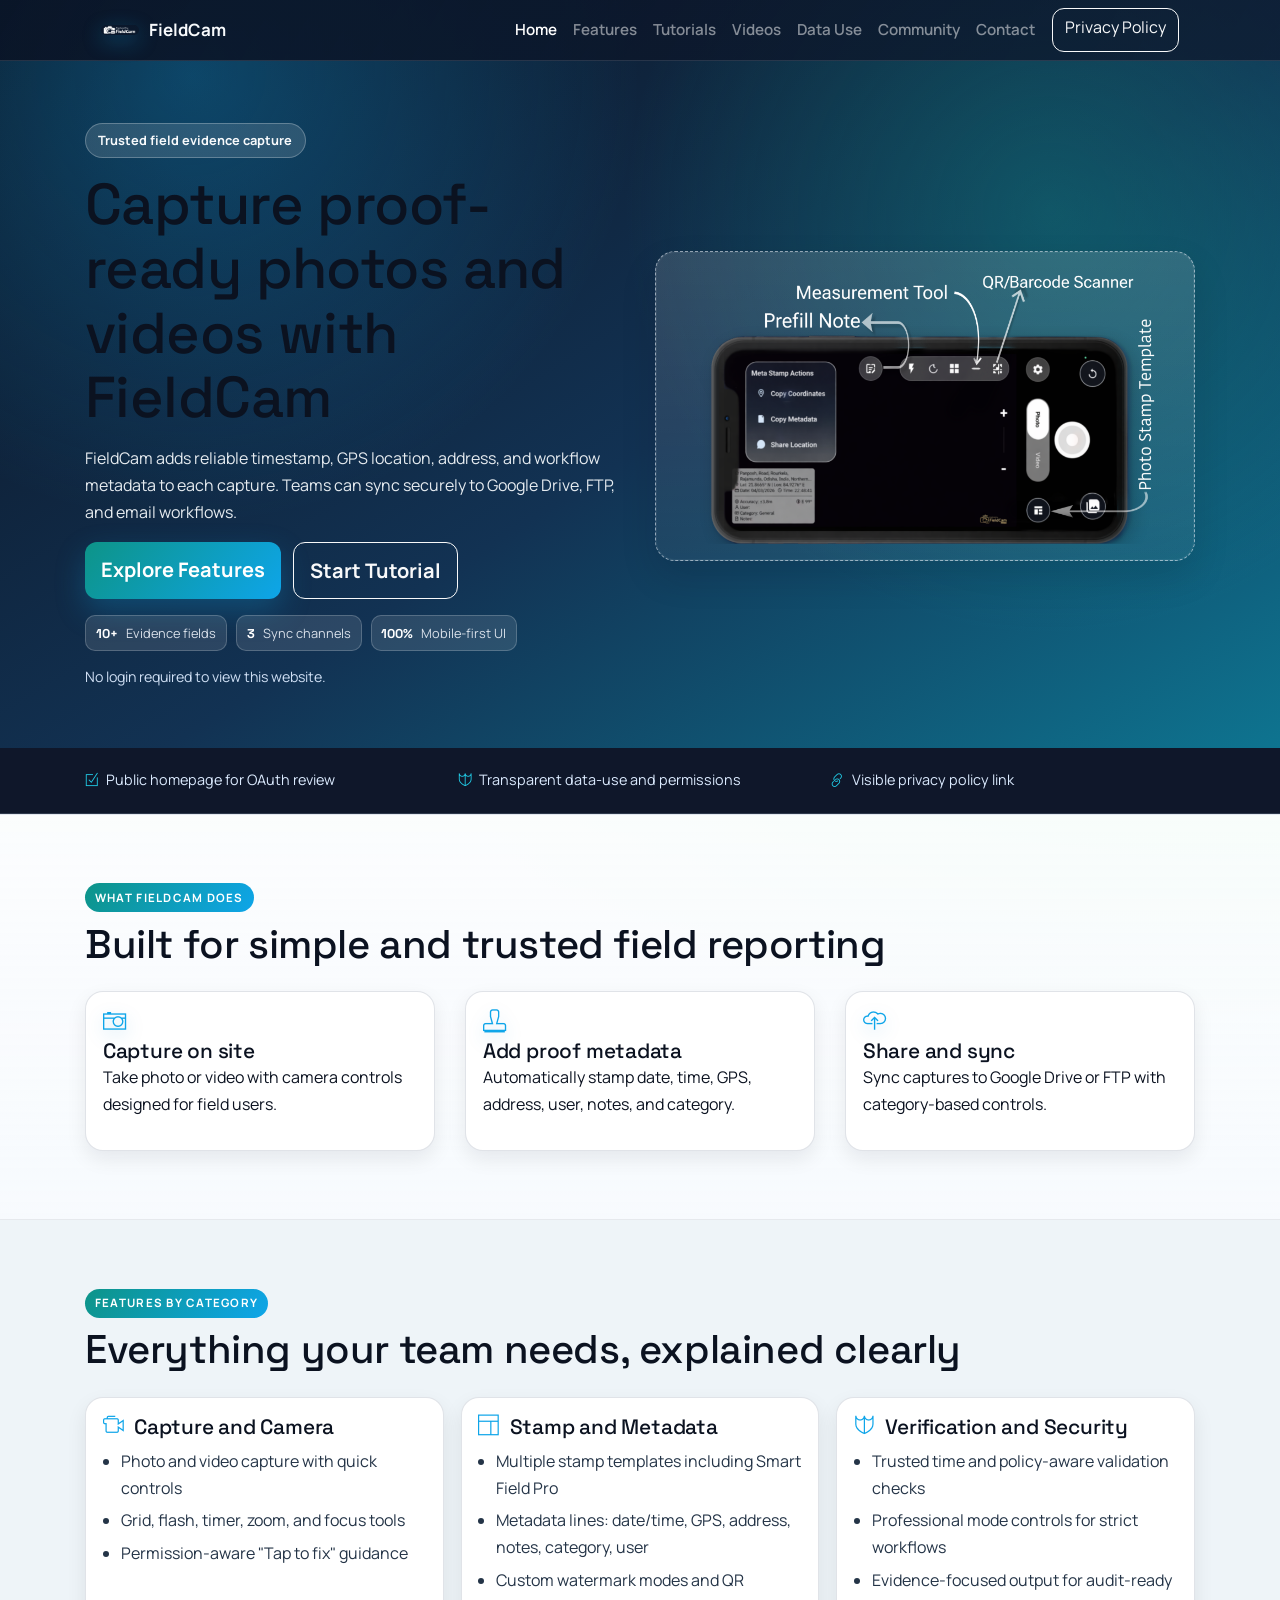
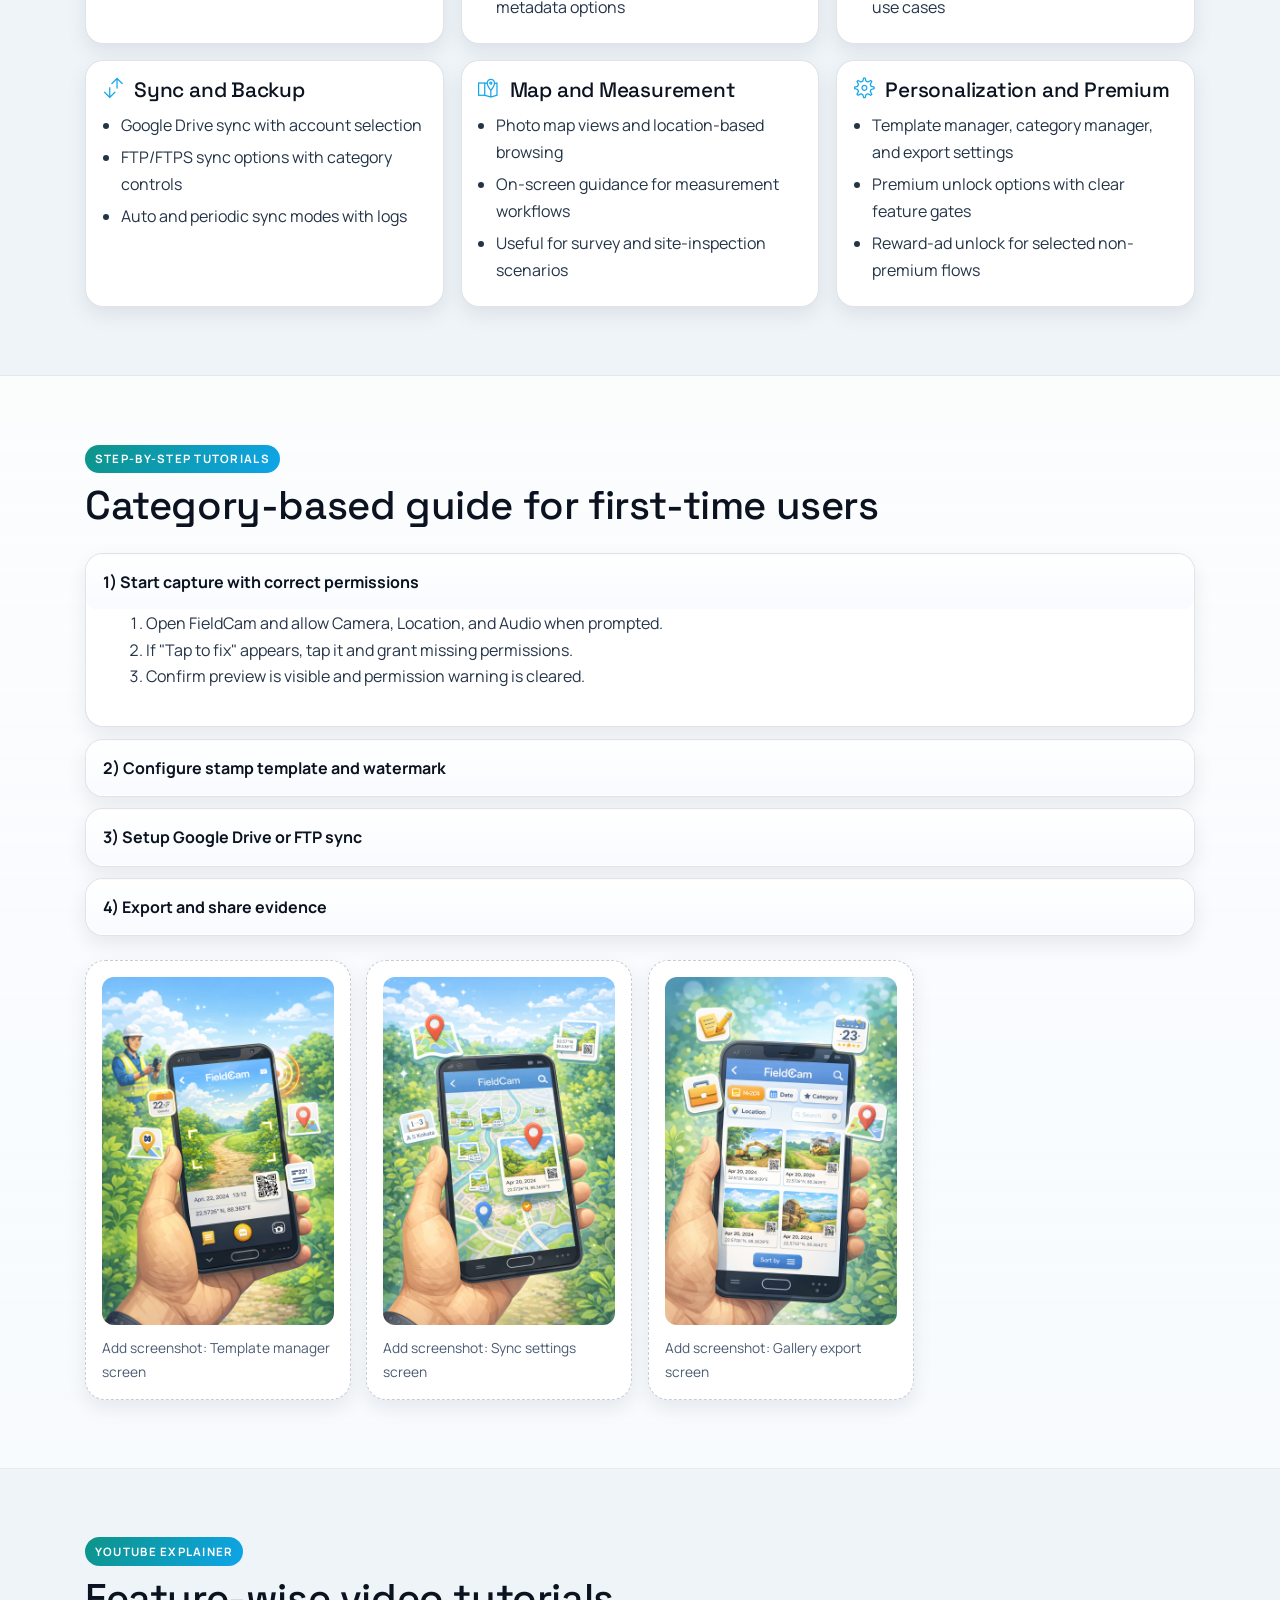
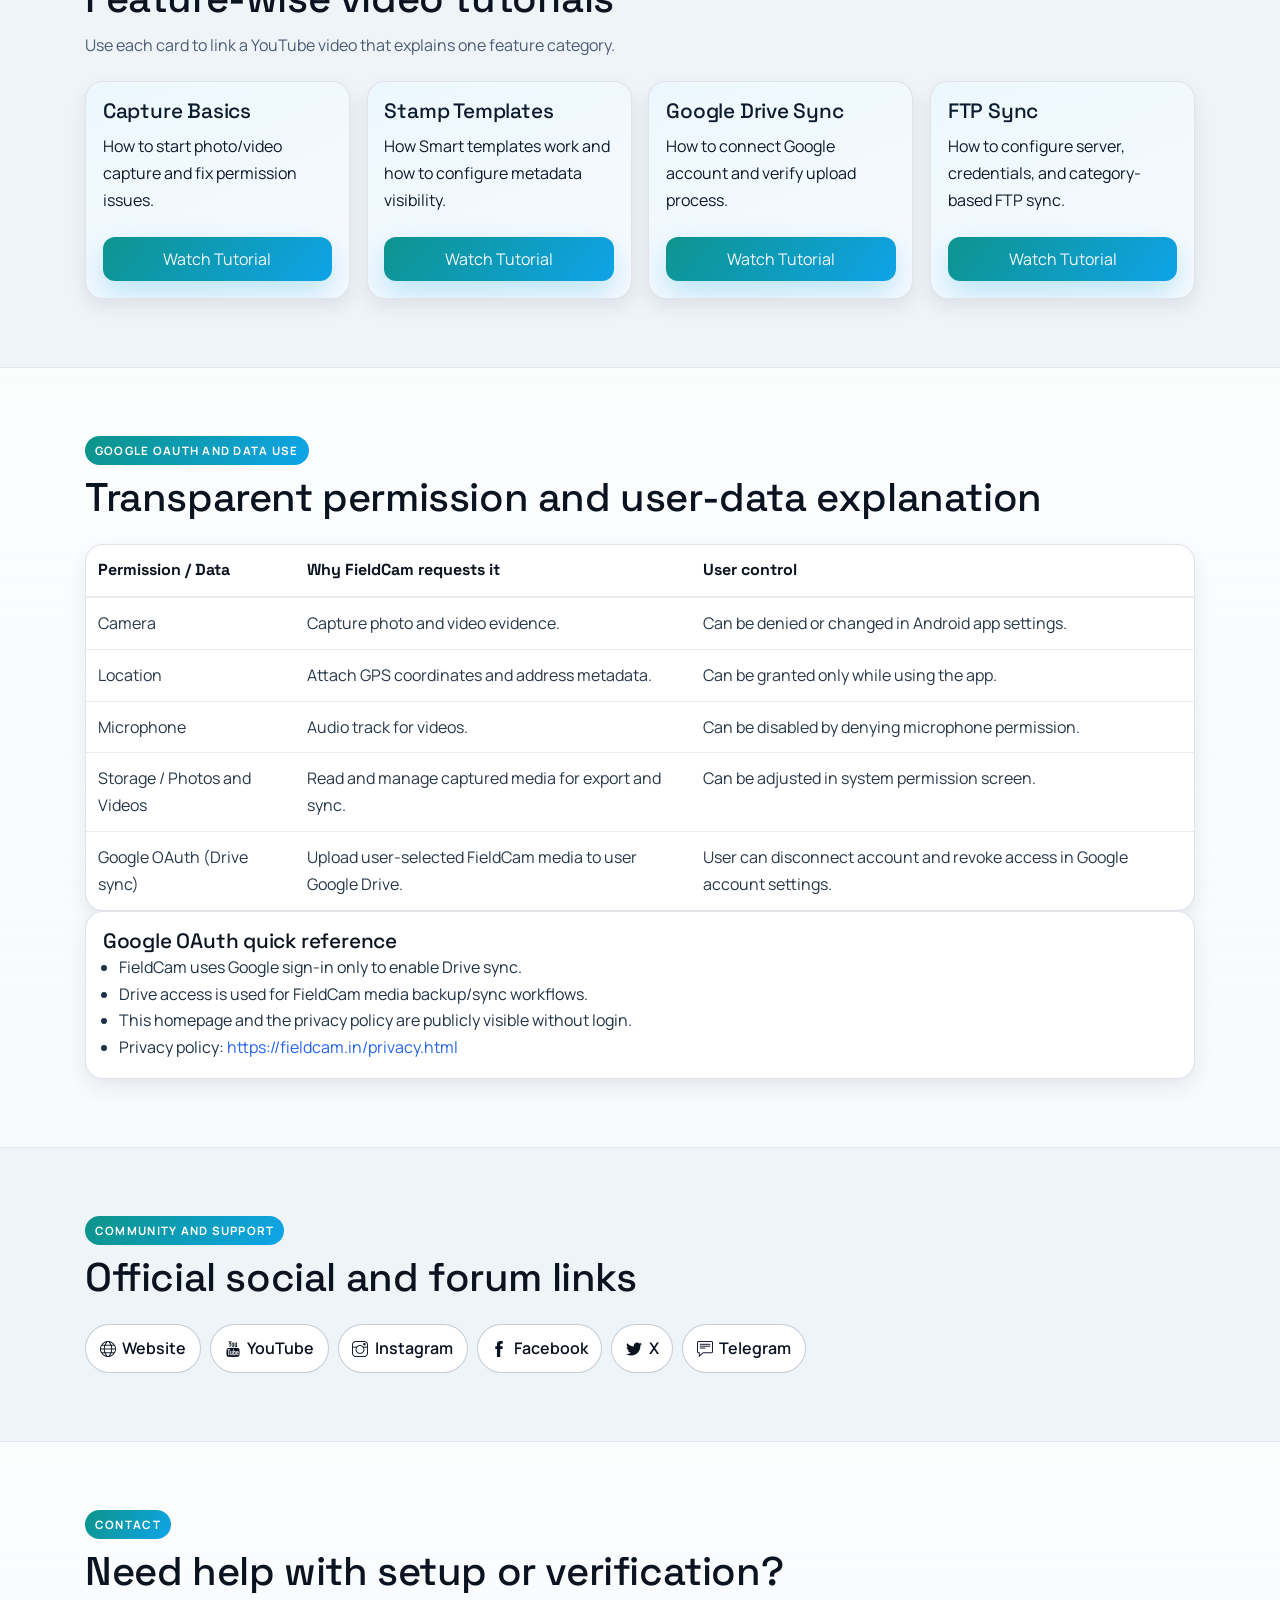
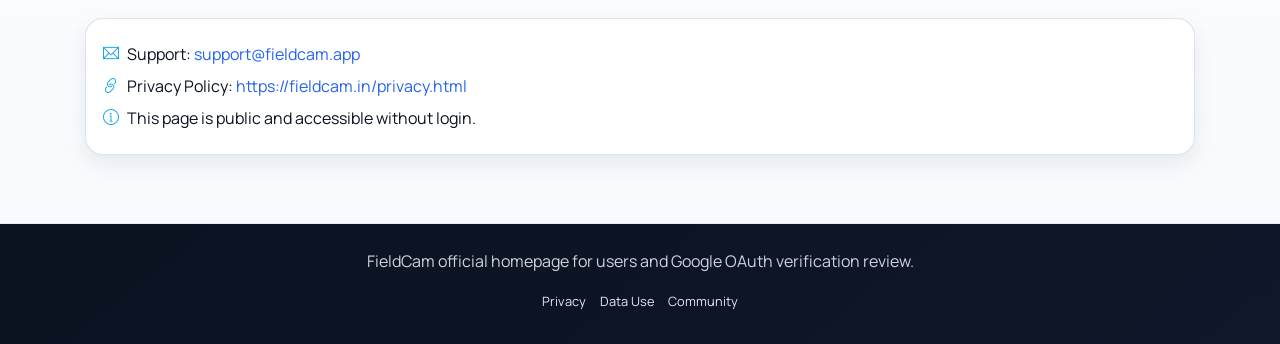
<file: index.html>
<!doctype html>
<html lang="en">
<head>
    <title>FieldCam | Trusted Field Photo and Video Evidence App</title>
    <meta charset="utf-8">
    <meta name="viewport" content="width=device-width, initial-scale=1, shrink-to-fit=no">
    <meta name="description" content="FieldCam helps teams capture trusted photo/video evidence with timestamp, GPS, metadata stamps, and secure sync to Google Drive or FTP.">
    <meta name="keywords" content="FieldCam, field evidence app, geotag camera, timestamp camera, Google Drive sync, FTP sync, photo verification">

    <link rel="dns-prefetch" href="//fonts.googleapis.com">
    <link href="https://fonts.googleapis.com/css2?family=Manrope:wght@400;500;600;700;800&family=Space+Grotesk:wght@500;700&display=swap" rel="stylesheet">

    <link rel="stylesheet" href="css/bootstrap.min.css">
    <link rel="stylesheet" href="css/themify-icons.css">
    <link href="css/style.css" rel="stylesheet">
</head>
<body data-spy="scroll" data-target="#navbar" data-offset="90">

<div class="nav-menu fixed-top">
    <div class="container">
        <nav class="navbar navbar-dark navbar-expand-lg" aria-label="Main navigation">
            <a class="navbar-brand d-flex align-items-center" href="#home">
                <img src="images/logo.png" class="img-fluid brand-logo" alt="FieldCam logo">
                <span class="brand-name">FieldCam</span>
            </a>
            <button class="navbar-toggler" type="button" data-toggle="collapse" data-target="#navbar" aria-controls="navbar" aria-expanded="false" aria-label="Toggle navigation">
                <span class="navbar-toggler-icon"></span>
            </button>
            <div class="collapse navbar-collapse" id="navbar">
                <ul class="navbar-nav ml-auto">
                    <li class="nav-item"><a class="nav-link active" href="#home">Home</a></li>
                    <li class="nav-item"><a class="nav-link" href="#features">Features</a></li>
                    <li class="nav-item"><a class="nav-link" href="#tutorials">Tutorials</a></li>
                    <li class="nav-item"><a class="nav-link" href="#videos">Videos</a></li>
                    <li class="nav-item"><a class="nav-link" href="#data-use">Data Use</a></li>
                    <li class="nav-item"><a class="nav-link" href="#community">Community</a></li>
                    <li class="nav-item"><a class="nav-link" href="#contact">Contact</a></li>
                    <li class="nav-item"><a class="btn btn-outline-light nav-cta" href="https://fieldcam.in/privacy.html" target="_blank" rel="noopener noreferrer">Privacy Policy</a></li>
                </ul>
            </div>
        </nav>
    </div>
</div>

<header class="hero-section" id="home">
    <div class="container">
        <div class="row align-items-center">
            <div class="col-lg-6 reveal">
                <span class="hero-chip">Trusted field evidence capture</span>
                <h1>Capture proof-ready photos and videos with FieldCam</h1>
                <p class="hero-subtitle">FieldCam adds reliable timestamp, GPS location, address, and workflow metadata to each capture. Teams can sync securely to Google Drive, FTP, and email workflows.</p>
                <div class="hero-actions">
                    <a href="#features" class="btn btn-primary btn-lg">Explore Features</a>
                    <a href="#tutorials" class="btn btn-outline-light btn-lg">Start Tutorial</a>
                </div>
                <div class="hero-metrics">
                    <div class="metric-pill"><strong>10+</strong><span>Evidence fields</span></div>
                    <div class="metric-pill"><strong>3</strong><span>Sync channels</span></div>
                    <div class="metric-pill"><strong>100%</strong><span>Mobile-first UI</span></div>
                </div>
                <div class="hero-note">No login required to view this website.</div>
            </div>
            <div class="col-lg-6 reveal delay-1">
                <div class="media-placeholder">
                    <img src="images/iphonex.png" alt="FieldCam app preview" class="img-fluid" loading="lazy">
        
                </div>
            </div>
        </div>
    </div>
</header>

<section class="trust-strip reveal">
    <div class="container">
        <div class="trust-grid">
            <div><span class="ti-check-box"></span> Public homepage for OAuth review</div>
            <div><span class="ti-shield"></span> Transparent data-use and permissions</div>
            <div><span class="ti-link"></span> Visible privacy policy link</div>
        </div>
    </div>
</section>

<section class="section section-soft" id="about">
    <div class="container">
        <div class="section-title reveal">
            <small>WHAT FIELDCAM DOES</small>
            <h2>Built for simple and trusted field reporting</h2>
        </div>
        <div class="row">
            <div class="col-md-4 reveal">
                <div class="info-card">
                    <span class="ti-camera card-icon"></span>
                    <h3>Capture on site</h3>
                    <p>Take photo or video with camera controls designed for field users.</p>
                </div>
            </div>
            <div class="col-md-4 reveal delay-1">
                <div class="info-card">
                    <span class="ti-stamp card-icon"></span>
                    <h3>Add proof metadata</h3>
                    <p>Automatically stamp date, time, GPS, address, user, notes, and category.</p>
                </div>
            </div>
            <div class="col-md-4 reveal delay-2">
                <div class="info-card">
                    <span class="ti-cloud-up card-icon"></span>
                    <h3>Share and sync</h3>
                    <p>Sync captures to Google Drive or FTP with category-based controls.</p>
                </div>
            </div>
        </div>
    </div>
</section>

<section class="section" id="features">
    <div class="container">
        <div class="section-title reveal">
            <small>FEATURES BY CATEGORY</small>
            <h2>Everything your team needs, explained clearly</h2>
        </div>

        <div class="feature-grid">
            <article class="feature-card reveal">
                <h3><span class="ti-video-camera"></span> Capture and Camera</h3>
                <ul>
                    <li>Photo and video capture with quick controls</li>
                    <li>Grid, flash, timer, zoom, and focus tools</li>
                    <li>Permission-aware "Tap to fix" guidance</li>
                </ul>
            </article>
            <article class="feature-card reveal delay-1">
                <h3><span class="ti-layout"></span> Stamp and Metadata</h3>
                <ul>
                    <li>Multiple stamp templates including Smart Field Pro</li>
                    <li>Metadata lines: date/time, GPS, address, notes, category, user</li>
                    <li>Custom watermark modes and QR metadata options</li>
                </ul>
            </article>
            <article class="feature-card reveal delay-2">
                <h3><span class="ti-shield"></span> Verification and Security</h3>
                <ul>
                    <li>Trusted time and policy-aware validation checks</li>
                    <li>Professional mode controls for strict workflows</li>
                    <li>Evidence-focused output for audit-ready use cases</li>
                </ul>
            </article>
            <article class="feature-card reveal">
                <h3><span class="ti-exchange-vertical"></span> Sync and Backup</h3>
                <ul>
                    <li>Google Drive sync with account selection</li>
                    <li>FTP/FTPS sync options with category controls</li>
                    <li>Auto and periodic sync modes with logs</li>
                </ul>
            </article>
            <article class="feature-card reveal delay-1">
                <h3><span class="ti-map-alt"></span> Map and Measurement</h3>
                <ul>
                    <li>Photo map views and location-based browsing</li>
                    <li>On-screen guidance for measurement workflows</li>
                    <li>Useful for survey and site-inspection scenarios</li>
                </ul>
            </article>
            <article class="feature-card reveal delay-2">
                <h3><span class="ti-settings"></span> Personalization and Premium</h3>
                <ul>
                    <li>Template manager, category manager, and export settings</li>
                    <li>Premium unlock options with clear feature gates</li>
                    <li>Reward-ad unlock for selected non-premium flows</li>
                </ul>
            </article>
        </div>
    </div>
</section>

<section class="section section-soft" id="tutorials">
    <div class="container">
        <div class="section-title reveal">
            <small>STEP-BY-STEP TUTORIALS</small>
            <h2>Category-based guide for first-time users</h2>
        </div>

        <div id="tutorialAccordion" class="accordion tutorial-accordion reveal">
            <div class="card">
                <div class="card-header" id="headingOne">
                    <button class="btn btn-link" data-toggle="collapse" data-target="#collapseOne" aria-expanded="true" aria-controls="collapseOne">1) Start capture with correct permissions</button>
                </div>
                <div id="collapseOne" class="collapse show" aria-labelledby="headingOne" data-parent="#tutorialAccordion">
                    <div class="card-body">
                        <ol>
                            <li>Open FieldCam and allow Camera, Location, and Audio when prompted.</li>
                            <li>If "Tap to fix" appears, tap it and grant missing permissions.</li>
                            <li>Confirm preview is visible and permission warning is cleared.</li>
                        </ol>
                    </div>
                </div>
            </div>
            <div class="card">
                <div class="card-header" id="headingTwo">
                    <button class="btn btn-link collapsed" data-toggle="collapse" data-target="#collapseTwo" aria-expanded="false" aria-controls="collapseTwo">2) Configure stamp template and watermark</button>
                </div>
                <div id="collapseTwo" class="collapse" aria-labelledby="headingTwo" data-parent="#tutorialAccordion">
                    <div class="card-body">
                        <ol>
                            <li>Go to Settings and open Stamp Template Manager.</li>
                            <li>Select a template (Smart Field Pro recommended for default workflow).</li>
                            <li>Adjust metadata fields, text style, and watermark mode as needed.</li>
                        </ol>
                    </div>
                </div>
            </div>
            <div class="card">
                <div class="card-header" id="headingThree">
                    <button class="btn btn-link collapsed" data-toggle="collapse" data-target="#collapseThree" aria-expanded="false" aria-controls="collapseThree">3) Setup Google Drive or FTP sync</button>
                </div>
                <div id="collapseThree" class="collapse" aria-labelledby="headingThree" data-parent="#tutorialAccordion">
                    <div class="card-body">
                        <ol>
                            <li>Open Settings and go to Sync Settings.</li>
                            <li>Choose Google Drive or FTP and configure account/credentials.</li>
                            <li>Select categories and sync mode, then run a test sync.</li>
                        </ol>
                    </div>
                </div>
            </div>
            <div class="card">
                <div class="card-header" id="headingFour">
                    <button class="btn btn-link collapsed" data-toggle="collapse" data-target="#collapseFour" aria-expanded="false" aria-controls="collapseFour">4) Export and share evidence</button>
                </div>
                <div id="collapseFour" class="collapse" aria-labelledby="headingFour" data-parent="#tutorialAccordion">
                    <div class="card-body">
                        <ol>
                            <li>Open Gallery and select required photo/video files.</li>
                            <li>Choose export format (PDF, CSV, ZIP, etc. as available).</li>
                            <li>Share via your workflow or verify cloud sync completion.</li>
                        </ol>
                    </div>
                </div>
            </div>
        </div>

        <div class="placeholder-grid mt-4 reveal delay-1">
            <div class="media-placeholder small">
                <img src="images/screen1.jpg" alt="Tutorial screenshot placeholder 1" class="img-fluid" loading="lazy">
                <p>Add screenshot: Template manager screen</p>
            </div>
            <div class="media-placeholder small">
                <img src="images/screen2.jpg" alt="Tutorial screenshot placeholder 2" class="img-fluid" loading="lazy">
                <p>Add screenshot: Sync settings screen</p>
            </div>
            <div class="media-placeholder small">
                <img src="images/screen3.jpg" alt="Tutorial screenshot placeholder 3" class="img-fluid" loading="lazy">
                <p>Add screenshot: Gallery export screen</p>
            </div>
        </div>
    </div>
</section>

<section class="section" id="videos">
    <div class="container">
        <div class="section-title reveal">
            <small>YOUTUBE EXPLAINER</small>
            <h2>Feature-wise video tutorials</h2>
            <p>Use each card to link a YouTube video that explains one feature category.</p>
        </div>

        <div class="video-grid">
            <article class="video-card reveal" data-youtube-id="" data-fallback-url="https://youtube.com/@FieldCamApp">
                <h3>Capture Basics</h3>
                <p>How to start photo/video capture and fix permission issues.</p>
                <button class="btn btn-primary btn-watch" type="button">Watch Tutorial</button>
            </article>
            <article class="video-card reveal delay-1" data-youtube-id="" data-fallback-url="https://youtube.com/@FieldCamApp">
                <h3>Stamp Templates</h3>
                <p>How Smart templates work and how to configure metadata visibility.</p>
                <button class="btn btn-primary btn-watch" type="button">Watch Tutorial</button>
            </article>
            <article class="video-card reveal delay-2" data-youtube-id="" data-fallback-url="https://youtube.com/@FieldCamApp">
                <h3>Google Drive Sync</h3>
                <p>How to connect Google account and verify upload process.</p>
                <button class="btn btn-primary btn-watch" type="button">Watch Tutorial</button>
            </article>
            <article class="video-card reveal" data-youtube-id="" data-fallback-url="https://youtube.com/@FieldCamApp">
                <h3>FTP Sync</h3>
                <p>How to configure server, credentials, and category-based FTP sync.</p>
                <button class="btn btn-primary btn-watch" type="button">Watch Tutorial</button>
            </article>
        </div>
    </div>
</section>

<section class="section section-soft" id="data-use">
    <div class="container">
        <div class="section-title reveal">
            <small>GOOGLE OAUTH AND DATA USE</small>
            <h2>Transparent permission and user-data explanation</h2>
        </div>

        <div class="data-table-wrap reveal">
            <table class="table data-table">
                <thead>
                <tr>
                    <th>Permission / Data</th>
                    <th>Why FieldCam requests it</th>
                    <th>User control</th>
                </tr>
                </thead>
                <tbody>
                <tr>
                    <td>Camera</td>
                    <td>Capture photo and video evidence.</td>
                    <td>Can be denied or changed in Android app settings.</td>
                </tr>
                <tr>
                    <td>Location</td>
                    <td>Attach GPS coordinates and address metadata.</td>
                    <td>Can be granted only while using the app.</td>
                </tr>
                <tr>
                    <td>Microphone</td>
                    <td>Audio track for videos.</td>
                    <td>Can be disabled by denying microphone permission.</td>
                </tr>
                <tr>
                    <td>Storage / Photos and Videos</td>
                    <td>Read and manage captured media for export and sync.</td>
                    <td>Can be adjusted in system permission screen.</td>
                </tr>
                <tr>
                    <td>Google OAuth (Drive sync)</td>
                    <td>Upload user-selected FieldCam media to user Google Drive.</td>
                    <td>User can disconnect account and revoke access in Google account settings.</td>
                </tr>
                </tbody>
            </table>
        </div>

        <div class="oauth-note reveal delay-1">
            <h3>Google OAuth quick reference</h3>
            <ul>
                <li>FieldCam uses Google sign-in only to enable Drive sync.</li>
                <li>Drive access is used for FieldCam media backup/sync workflows.</li>
                <li>This homepage and the privacy policy are publicly visible without login.</li>
                <li>Privacy policy: <a href="https://fieldcam.in/privacy.html" target="_blank" rel="noopener noreferrer">https://fieldcam.in/privacy.html</a></li>
            </ul>
        </div>
    </div>
</section>

<section class="section" id="community">
    <div class="container">
        <div class="section-title reveal">
            <small>COMMUNITY AND SUPPORT</small>
            <h2>Official social and forum links</h2>
        </div>

        <div class="social-pills reveal">
            <a class="pill-link" href="https://fieldcam.in" target="_blank" rel="noopener noreferrer"><span class="ti-world"></span>Website</a>
            <a class="pill-link" href="https://youtube.com/@FieldCamApp" target="_blank" rel="noopener noreferrer"><span class="ti-youtube"></span>YouTube</a>
            <a class="pill-link" href="https://instagram.com/FieldCamApp" target="_blank" rel="noopener noreferrer"><span class="ti-instagram"></span>Instagram</a>
            <a class="pill-link" href="https://www.facebook.com/FieldCamApp" target="_blank" rel="noopener noreferrer"><span class="ti-facebook"></span>Facebook</a>
            <a class="pill-link" href="https://x.com/FieldCamApp" target="_blank" rel="noopener noreferrer"><span class="ti-twitter-alt"></span>X</a>
            <a class="pill-link" href="https://t.me/fieldcam" target="_blank" rel="noopener noreferrer"><span class="ti-comment-alt"></span>Telegram</a>
           
        </div>
    </div>
</section>

<section class="section section-soft" id="contact">
    <div class="container">
        <div class="section-title reveal">
            <small>CONTACT</small>
            <h2>Need help with setup or verification?</h2>
        </div>
        <div class="contact-card reveal">
            <p><span class="ti-email"></span> Support: <a href="mailto:support@fieldcam.app">support@fieldcam.app</a></p>
            <p><span class="ti-link"></span> Privacy Policy: <a href="https://fieldcam.in/privacy.html" target="_blank" rel="noopener noreferrer">https://fieldcam.in/privacy.html</a></p>
            <p><span class="ti-info-alt"></span> This page is public and accessible without login.</p>
        </div>
    </div>
</section>

<footer class="site-footer">
    <div class="container text-center">
        <p>FieldCam official homepage for users and Google OAuth verification review.</p>
        <small>
            <a href="https://fieldcam.in/privacy.html" target="_blank" rel="noopener noreferrer">Privacy</a>
            <a href="#data-use">Data Use</a>
            <a href="#community">Community</a>
        </small>
    </div>
</footer>

<div class="modal fade" id="videoModal" tabindex="-1" role="dialog" aria-labelledby="videoModalTitle" aria-hidden="true">
    <div class="modal-dialog modal-dialog-centered modal-lg" role="document">
        <div class="modal-content">
            <div class="modal-header">
                <h5 class="modal-title" id="videoModalTitle">FieldCam Tutorial</h5>
                <button type="button" class="close" data-dismiss="modal" aria-label="Close">
                    <span aria-hidden="true">&times;</span>
                </button>
            </div>
            <div class="modal-body">
                <div class="video-embed-wrap">
                    <iframe id="videoFrame" src="" title="FieldCam YouTube tutorial" allow="accelerometer; autoplay; clipboard-write; encrypted-media; gyroscope; picture-in-picture" allowfullscreen></iframe>
                </div>
                <p class="video-help">If no video plays, add your YouTube video ID in the card data attribute.</p>
            </div>
        </div>
    </div>
</div>

<script src="js/jquery-3.2.1.min.js"></script>
<script src="js/bootstrap.bundle.min.js"></script>
<script src="js/script.js"></script>
</body>
</html>
</file>
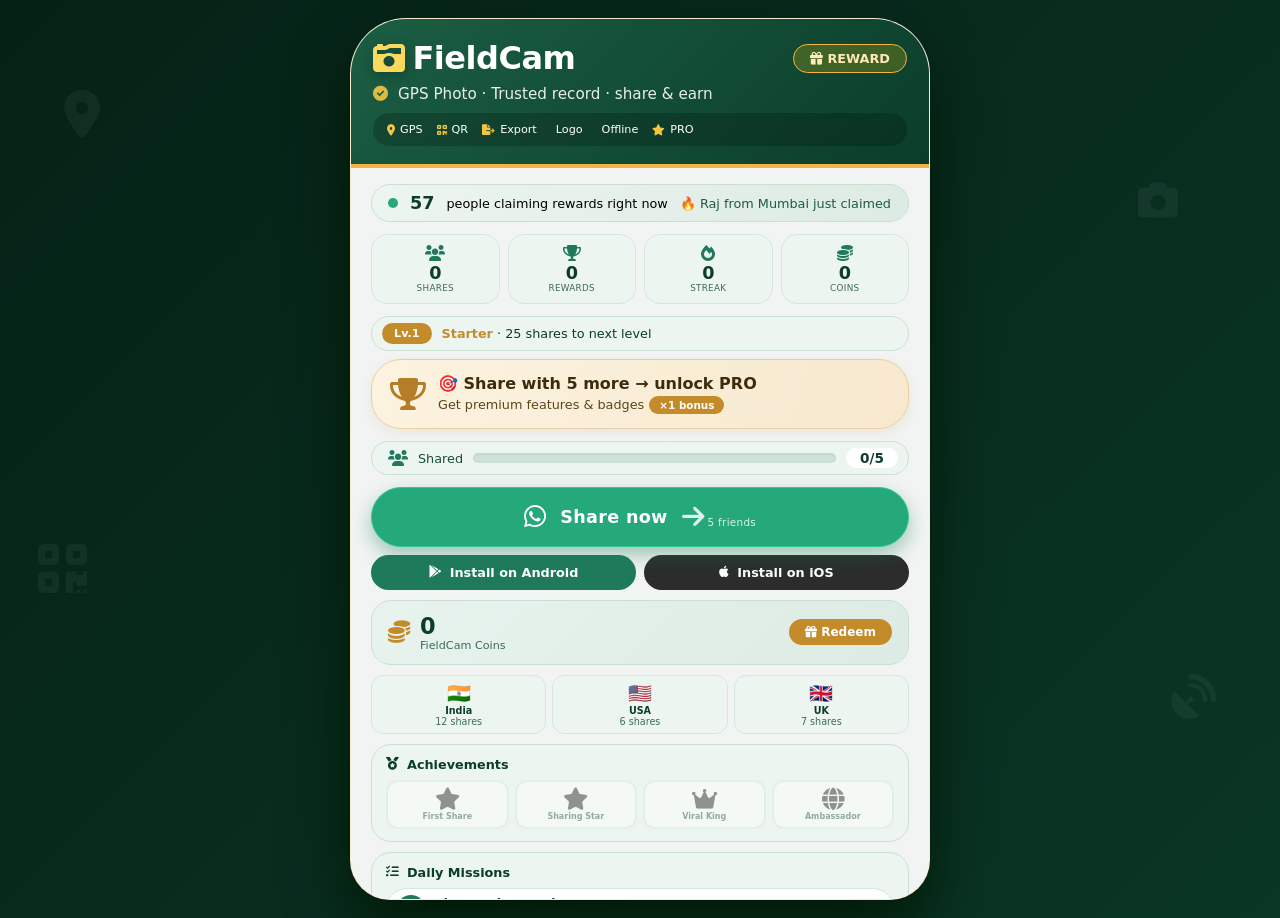
<file: reward/index.html>
<!DOCTYPE html>
<html lang="en">
<head>
    <meta charset="UTF-8">
    <meta name="viewport" content="width=device-width, initial-scale=1.0, maximum-scale=1.0, user-scalable=yes">
    <title>FieldCam · Share & Earn Rewards</title>
    <!-- Font Awesome 6 (free) -->
    <link rel="stylesheet" href="https://cdnjs.cloudflare.com/ajax/libs/font-awesome/6.0.0-beta3/css/all.min.css">
    <style>
        * {
            margin: 0;
            padding: 0;
            box-sizing: border-box;
            font-family: 'Segoe UI', Roboto, system-ui, -apple-system, sans-serif;
        }

        body {
            min-height: 100vh;
            background: linear-gradient(-45deg, #0f3d2b, #1a5e44, #0b3d2a, #052116);
            background-size: 400% 400%;
            animation: gradientBG 15s ease infinite;
            display: flex;
            justify-content: center;
            align-items: center;
            padding: 18px;
            margin: 0;
            overflow-x: hidden;
            position: relative;
        }

        @keyframes gradientBG {
            0% { background-position: 0% 50%; }
            50% { background-position: 100% 50%; }
            100% { background-position: 0% 50%; }
        }

        /* Floating icons background */
        .floating-icons {
            position: fixed;
            top: 0;
            left: 0;
            width: 100%;
            height: 100%;
            pointer-events: none;
            z-index: 0;
            overflow: hidden;
        }
        .floating-icons i {
            position: absolute;
            font-size: 2rem;
            color: rgba(255, 255, 255, 0.05);
            animation: floatIcon 20s infinite linear;
        }
        .floating-icons i:nth-child(1) { top: 10%; left: 5%; animation-duration: 18s; font-size: 3rem; }
        .floating-icons i:nth-child(2) { top: 20%; right: 8%; animation-duration: 22s; font-size: 2.5rem; }
        .floating-icons i:nth-child(3) { top: 60%; left: 3%; animation-duration: 25s; font-size: 3.5rem; }
        .floating-icons i:nth-child(4) { bottom: 20%; right: 5%; animation-duration: 20s; font-size: 2.8rem; }
        .floating-icons i:nth-child(5) { top: 45%; left: 50%; animation-duration: 28s; font-size: 3rem; }
        .floating-icons i:nth-child(6) { top: 80%; left: 40%; animation-duration: 16s; font-size: 2rem; }

        @keyframes floatIcon {
            0% { transform: translateY(0) rotate(0deg) scale(1); opacity: 0.3; }
            25% { transform: translateY(-30px) rotate(90deg) scale(1.2); opacity: 0.6; }
            50% { transform: translateY(20px) rotate(180deg) scale(0.8); opacity: 0.3; }
            75% { transform: translateY(-20px) rotate(270deg) scale(1.1); opacity: 0.5; }
            100% { transform: translateY(0) rotate(360deg) scale(1); opacity: 0.3; }
        }

        .share-card {
            max-width: 580px;
            width: 100%;
            background: rgba(255, 255, 255, 0.95);
            backdrop-filter: blur(10px);
            border-radius: 56px 56px 40px 40px;
            box-shadow: 0 30px 60px rgba(0, 20, 0, 0.8);
            overflow: hidden;
            transition: all 0.2s ease;
            border: 1px solid rgba(255, 215, 120, 0.3);
            position: relative;
            z-index: 1;
            max-height: 98vh;
            overflow-y: auto;
        }
        .share-card::-webkit-scrollbar { width: 4px; }
        .share-card::-webkit-scrollbar-thumb { background: #1f7a5c; border-radius: 10px; }

        /* Confetti */
        .confetti-container {
            position: absolute;
            top: 0;
            left: 0;
            width: 100%;
            height: 100%;
            pointer-events: none;
            overflow: hidden;
            z-index: 10;
        }
        .confetti {
            position: absolute;
            width: 8px;
            height: 8px;
            border-radius: 2px;
            opacity: 0;
            animation: confettiFall 3s ease-in forwards;
        }
        @keyframes confettiFall {
            0% { transform: translateY(-20px) rotate(0deg); opacity: 1; }
            100% { transform: translateY(400px) rotate(720deg); opacity: 0; }
        }

        .hero {
            background: linear-gradient(135deg, #1b5e44, #0b3d2a);
            padding: 20px 22px 18px 22px;
            color: white;
            position: relative;
            border-bottom: 4px solid #f5b342;
            z-index: 2;
        }

        .hero-top {
            display: flex;
            align-items: center;
            justify-content: space-between;
            flex-wrap: wrap;
            gap: 8px;
        }

        .hero-top h1 {
            font-size: 2rem;
            font-weight: 800;
            letter-spacing: -0.5px;
            display: flex;
            align-items: center;
            gap: 8px;
        }
        .hero-top h1 i { color: #f9d85e; filter: drop-shadow(0 2px 6px rgba(0,0,0,0.3)); }

        .hero-badge {
            background: rgba(255, 215, 0, 0.2);
            backdrop-filter: blur(4px);
            padding: 6px 16px;
            border-radius: 60px;
            font-weight: 600;
            font-size: 0.8rem;
            border: 1px solid #f5b342;
            color: #ffe9b6;
            animation: pulseBadge 2s infinite;
        }
        @keyframes pulseBadge {
            0%, 100% { transform: scale(1); }
            50% { transform: scale(1.05); }
        }

        .hero-tagline {
            margin-top: 8px;
            font-size: 0.95rem;
            opacity: 0.9;
            display: flex;
            align-items: center;
            gap: 10px;
            flex-wrap: wrap;
        }
        .hero-tagline i { color: #f5c542; }

        .hero-features {
            display: flex;
            flex-wrap: wrap;
            gap: 8px 14px;
            margin-top: 10px;
            background: rgba(0, 0, 0, 0.2);
            padding: 10px 14px;
            border-radius: 60px;
            backdrop-filter: blur(2px);
            font-size: 0.7rem;
            font-weight: 500;
        }
        .hero-features span { display: flex; align-items: center; gap: 5px; }
        .hero-features i { color: #f5c542; }

        .content {
            padding: 16px 20px 12px 20px;
            background: transparent;
            position: relative;
            z-index: 2;
        }

        /* Real-time counter */
        .live-counter {
            background: linear-gradient(135deg, #edf5f0, #dcebe3);
            border-radius: 40px;
            padding: 8px 16px;
            display: flex;
            align-items: center;
            gap: 12px;
            margin-bottom: 12px;
            border: 1px solid #c8dfd2;
            font-size: 0.8rem;
            flex-wrap: wrap;
        }
        .live-counter .pulse-dot {
            width: 10px;
            height: 10px;
            background: #25a87a;
            border-radius: 50%;
            animation: pulseDot 1.5s infinite;
        }
        @keyframes pulseDot {
            0%, 100% { opacity: 1; transform: scale(1); }
            50% { opacity: 0.4; transform: scale(0.8); }
        }
        .live-counter .count { font-weight: 700; color: #0b3d2a; font-size: 1.1rem; }
        .live-counter .ticker {
            flex: 1;
            overflow: hidden;
            white-space: nowrap;
            color: #1f5a44;
            font-weight: 500;
        }
        .live-counter .ticker span { display: inline-block; animation: tickerScroll 8s infinite linear; }
        @keyframes tickerScroll {
            0% { transform: translateX(100%); }
            100% { transform: translateX(-100%); }
        }

        /* Stats row */
        .stats-row {
            display: grid;
            grid-template-columns: repeat(4, 1fr);
            gap: 8px;
            margin-bottom: 12px;
        }
        .stat-item {
            background: #edf5f0;
            border-radius: 16px;
            padding: 10px 6px;
            text-align: center;
            border: 1px solid #d4e6de;
        }
        .stat-item i { color: #1f7a5c; font-size: 1rem; display: block; margin-bottom: 2px; }
        .stat-item .number { font-size: 1.1rem; font-weight: 800; color: #0b3d2a; }
        .stat-item .label { font-size: 0.55rem; color: #3f6a5a; text-transform: uppercase; letter-spacing: 0.3px; }

        .reward-cta {
            background: linear-gradient(105deg, #fcf3e0, #f7e8ce);
            border-radius: 30px;
            padding: 14px 18px;
            display: flex;
            align-items: center;
            gap: 12px;
            border: 1px solid #eace9e;
            margin-bottom: 12px;
            box-shadow: 0 4px 12px rgba(181, 135, 50, 0.12);
            transition: all 0.3s ease;
        }
        .reward-cta.rewarded { background: #f7e9cf; border-color: #dba14b; }
        .reward-cta i { font-size: 2rem; color: #c48b2b; }
        .reward-cta div { flex: 1; }
        .reward-cta strong { font-size: 1rem; color: #3d2b0c; display: block; line-height: 1.2; }
        .reward-cta span { font-size: 0.8rem; color: #5c451b; font-weight: 500; }

        .multiplier-badge {
            background: #c48b2b;
            color: white;
            padding: 3px 10px;
            border-radius: 40px;
            font-size: 0.65rem;
            font-weight: 700;
            display: inline-block;
            margin-top: 3px;
        }

        .progress-block {
            background: #edf5f0;
            border-radius: 60px;
            padding: 6px 10px 6px 16px;
            display: flex;
            align-items: center;
            gap: 10px;
            margin: 10px 0 12px 0;
            border: 1px solid #c8dfd2;
        }
        .progress-block i { color: #1f7a5c; font-size: 1rem; }
        .progress-track { flex: 1; height: 10px; background: #d0e3da; border-radius: 40px; overflow: hidden; box-shadow: inset 0 1px 4px rgba(0,0,0,0.08); }
        .progress-fill {
            height: 100%;
            width: 0%;
            background: linear-gradient(90deg, #f5b042, #f7c86a, #f5b042);
            background-size: 200% 100%;
            border-radius: 40px;
            transition: width 0.5s cubic-bezier(0.2, 0.9, 0.4, 1);
            animation: shimmer 2s infinite linear;
        }
        @keyframes shimmer {
            0% { background-position: 0% 0; }
            100% { background-position: 200% 0; }
        }
        .share-counter { background: white; padding: 2px 14px; border-radius: 60px; font-weight: 700; color: #0f3d2b; font-size: 0.85rem; }

        /* Buttons */
        .btn-whatsapp {
            background: #25a87a;
            border: none;
            color: white;
            font-weight: 700;
            font-size: 1.1rem;
            padding: 16px;
            border-radius: 80px;
            width: 100%;
            display: flex;
            align-items: center;
            justify-content: center;
            gap: 14px;
            box-shadow: 0 8px 20px rgba(27, 126, 87, 0.4);
            transition: all 0.2s ease;
            cursor: pointer;
            border: 1px solid #34c78f;
            letter-spacing: 0.3px;
            margin: 6px 0 8px 0;
            position: relative;
            overflow: hidden;
        }
        .btn-whatsapp .ripple {
            position: absolute;
            border-radius: 50%;
            background: rgba(255,255,255,0.3);
            transform: scale(0);
            animation: rippleAnim 0.6s linear;
        }
        @keyframes rippleAnim { to { transform: scale(4); opacity: 0; } }
        .btn-whatsapp i { font-size: 1.6rem; }
        .btn-whatsapp:active { transform: scale(0.96); background: #1a8b64; }
        .btn-whatsapp:disabled { background: #94b9aa; border-color: #7b9f8f; box-shadow: none; opacity: 0.7; cursor: default; transform: none; }
        .btn-whatsapp .small-note { font-weight: 400; font-size: 0.65rem; opacity: 0.85; }

        /* One-click install */
        .install-row {
            display: flex;
            gap: 8px;
            margin: 8px 0;
        }
        .btn-install {
            flex: 1;
            background: #1b5e44;
            border: none;
            color: white;
            font-weight: 600;
            padding: 10px 12px;
            border-radius: 60px;
            font-size: 0.8rem;
            cursor: pointer;
            transition: 0.2s;
            display: flex;
            align-items: center;
            justify-content: center;
            gap: 8px;
        }
        .btn-install:active { transform: scale(0.95); }
        .btn-install.apple { background: #2c2c2c; }
        .btn-install.google { background: #1f7a5c; }

        /* Reward link */
        .reward-link-section {
            background: linear-gradient(135deg, #f7e9cf, #fcf3e0);
            border-radius: 24px;
            padding: 14px 16px;
            margin: 10px 0;
            border: 2px dashed #c48b2b;
            display: none;
            animation: slideDown 0.5s ease;
        }
        .reward-link-section.show { display: block; }
        @keyframes slideDown { from { opacity: 0; transform: translateY(-20px); } to { opacity: 1; transform: translateY(0); } }
        .reward-link-section .link-label { font-weight: 700; color: #3d2b0c; font-size: 0.85rem; display: flex; align-items: center; gap: 8px; margin-bottom: 6px; }
        .reward-link-section .link-label i { color: #c48b2b; }
        .reward-link-box { display: flex; gap: 8px; align-items: center; background: white; border-radius: 60px; padding: 3px 3px 3px 14px; border: 1px solid #dba14b; }
        .reward-link-box input { flex: 1; border: none; background: transparent; padding: 8px 0; font-size: 0.75rem; color: #0b3d2a; outline: none; font-weight: 500; min-width: 0; }
        .reward-link-box .copy-btn { background: #25a87a; border: none; color: white; padding: 6px 14px; border-radius: 60px; font-weight: 600; font-size: 0.7rem; cursor: pointer; transition: 0.2s; white-space: nowrap; }
        .reward-link-box .copy-btn:active { transform: scale(0.95); }

        /* Wallet */
        .wallet-section {
            background: linear-gradient(135deg, #e8f3ee, #dcebe3);
            border-radius: 20px;
            padding: 12px 16px;
            margin: 10px 0;
            border: 1px solid #c8dfd2;
            display: flex;
            align-items: center;
            justify-content: space-between;
            flex-wrap: wrap;
            gap: 8px;
        }
        .wallet-section .wallet-balance { display: flex; align-items: center; gap: 10px; }
        .wallet-section .wallet-balance i { color: #c48b2b; font-size: 1.4rem; }
        .wallet-section .wallet-balance .amount { font-size: 1.4rem; font-weight: 800; color: #0b3d2a; }
        .wallet-section .wallet-balance .label { font-size: 0.7rem; color: #3f6a5a; }
        .wallet-section .btn-redeem { background: #c48b2b; border: none; color: white; padding: 6px 16px; border-radius: 40px; font-weight: 600; font-size: 0.75rem; cursor: pointer; transition: 0.2s; }
        .wallet-section .btn-redeem:active { transform: scale(0.95); }

        /* Achievements */
        .achievements-section {
            background: #edf5f0;
            border-radius: 20px;
            padding: 12px 14px;
            margin: 10px 0;
            border: 1px solid #c8dfd2;
        }
        .achievements-section .section-title { font-size: 0.8rem; font-weight: 700; color: #0b3d2a; margin-bottom: 8px; display: flex; align-items: center; gap: 8px; }
        .achievements-grid { display: grid; grid-template-columns: repeat(4, 1fr); gap: 6px; }
        .achievement-item { text-align: center; padding: 6px 4px; border-radius: 12px; background: white; border: 2px solid #d4e6de; transition: 0.3s; opacity: 0.4; }
        .achievement-item.unlocked { opacity: 1; border-color: #c48b2b; background: #fcf3e0; animation: achievementPop 0.5s ease; }
        @keyframes achievementPop {
            0% { transform: scale(0.5); }
            50% { transform: scale(1.2); }
            100% { transform: scale(1); }
        }
        .achievement-item i { font-size: 1.4rem; display: block; }
        .achievement-item .name { font-size: 0.5rem; font-weight: 600; color: #0b3d2a; margin-top: 2px; }

        /* Missions */
        .missions-section {
            background: #edf5f0;
            border-radius: 20px;
            padding: 12px 14px;
            margin: 10px 0;
            border: 1px solid #c8dfd2;
        }
        .missions-section .section-title { font-size: 0.8rem; font-weight: 700; color: #0b3d2a; margin-bottom: 8px; display: flex; align-items: center; gap: 8px; }
        .mission-item { display: flex; align-items: center; gap: 10px; padding: 6px 10px; background: white; border-radius: 40px; margin-bottom: 4px; border: 1px solid #d4e6de; }
        .mission-item .mission-icon { width: 28px; height: 28px; border-radius: 50%; background: #1f7a5c; color: white; display: flex; align-items: center; justify-content: center; font-size: 0.7rem; }
        .mission-item .mission-info { flex: 1; }
        .mission-item .mission-info .title { font-size: 0.75rem; font-weight: 600; color: #0b3d2a; }
        .mission-item .mission-info .desc { font-size: 0.6rem; color: #3f6a5a; }
        .mission-item .mission-progress { font-size: 0.7rem; font-weight: 700; color: #1f7a5c; }
        .mission-item.completed { border-color: #c48b2b; background: #fcf3e0; }
        .mission-item .mission-badge { background: #c48b2b; color: white; padding: 2px 8px; border-radius: 40px; font-size: 0.6rem; font-weight: 700; }

        /* Email capture */
        .email-section {
            background: linear-gradient(135deg, #e8f3ee, #dcebe3);
            border-radius: 20px;
            padding: 12px 16px;
            margin: 10px 0;
            border: 1px solid #c8dfd2;
            display: flex;
            gap: 8px;
            flex-wrap: wrap;
            align-items: center;
        }
        .email-section input { flex: 1; padding: 10px 14px; border: 1px solid #c8dfd2; border-radius: 60px; font-size: 0.8rem; outline: none; min-width: 120px; }
        .email-section input:focus { border-color: #1f7a5c; }
        .email-section .btn-subscribe { background: #1f7a5c; border: none; color: white; padding: 10px 20px; border-radius: 60px; font-weight: 600; font-size: 0.8rem; cursor: pointer; transition: 0.2s; white-space: nowrap; }
        .email-section .btn-subscribe:active { transform: scale(0.95); }

        /* Level indicator */
        .level-indicator {
            display: flex;
            align-items: center;
            gap: 10px;
            background: #edf5f0;
            border-radius: 40px;
            padding: 6px 14px 6px 10px;
            margin: 8px 0;
            border: 1px solid #c8dfd2;
        }
        .level-indicator .level-badge { background: #c48b2b; color: white; padding: 4px 12px; border-radius: 40px; font-weight: 700; font-size: 0.7rem; }
        .level-indicator .level-info { flex: 1; font-size: 0.8rem; color: #0b3d2a; }
        .level-indicator .level-info strong { color: #c48b2b; }

        /* Geolocation */
        .geo-stats {
            display: grid;
            grid-template-columns: repeat(3, 1fr);
            gap: 6px;
            margin: 8px 0;
        }
        .geo-item { background: #edf5f0; border-radius: 12px; padding: 6px 8px; text-align: center; border: 1px solid #d4e6de; }
        .geo-item .flag { font-size: 1.2rem; }
        .geo-item .name { font-size: 0.6rem; font-weight: 600; color: #0b3d2a; }
        .geo-item .shares { font-size: 0.6rem; color: #3f6a5a; }

        .social-proof {
            background: #e8f3ee;
            border-radius: 16px;
            padding: 8px 14px;
            margin: 8px 0;
            display: flex;
            align-items: center;
            gap: 10px;
            flex-wrap: wrap;
            font-size: 0.75rem;
            color: #0f3326;
        }
        .social-proof .avatars { display: flex; }
        .social-proof .avatars span { width: 26px; height: 26px; border-radius: 50%; background: #1f7a5c; color: white; display: flex; align-items: center; justify-content: center; font-size: 0.6rem; font-weight: 700; margin-right: -6px; border: 2px solid white; }
        .social-proof .avatars span:nth-child(2) { background: #c48b2b; }
        .social-proof .avatars span:nth-child(3) { background: #2c7a9e; }

        .share-preview {
            background: #e1f0e9;
            border-radius: 20px;
            padding: 10px 14px;
            margin: 10px 0 6px 0;
            border-left: 5px solid #f5b342;
            display: flex;
            align-items: flex-start;
            gap: 10px;
        }
        .share-preview i { color: #2f7a5f; font-size: 1.1rem; margin-top: 2px; }
        .share-preview p { font-size: 0.8rem; color: #0f3326; font-weight: 400; line-height: 1.3; }
        .share-preview .highlight { background: #f7d99a; padding: 2px 8px; border-radius: 40px; font-weight: 600; color: #2f1f04; }

        .reset-row { display: flex; justify-content: flex-end; margin-top: 6px; }
        .reset-btn { background: transparent; border: none; color: #2e6b54; font-size: 0.65rem; padding: 4px 12px; border-radius: 40px; background: #e5f0ea; cursor: pointer; transition: 0.15s; font-weight: 500; }

        .footer-links {
            padding: 10px 18px 8px 18px;
            background: white;
            display: flex;
            flex-wrap: wrap;
            justify-content: center;
            gap: 8px 14px;
            border-top: 1px solid #d9e8e0;
            font-size: 0.65rem;
            position: relative;
            z-index: 2;
        }
        .footer-links a { color: #146b4d; text-decoration: none; font-weight: 500; display: inline-flex; align-items: center; gap: 4px; }
        .footer-links a:hover { color: #0b3d2a; }
        .meta {
            background: #f8fbf9;
            text-align: center;
            padding: 6px 14px 10px 14px;
            font-size: 0.6rem;
            color: #3c6b5a;
            border-top: 1px solid #e2eee7;
            position: relative;
            z-index: 2;
        }

        .toast {
            position: fixed;
            bottom: 20px;
            left: 50%;
            transform: translateX(-50%) translateY(100px);
            background: #1b5e44;
            color: white;
            padding: 12px 24px;
            border-radius: 60px;
            font-weight: 600;
            box-shadow: 0 10px 30px rgba(0,0,0,0.4);
            opacity: 0;
            transition: all 0.4s ease;
            z-index: 999;
            font-size: 0.85rem;
            display: flex;
            align-items: center;
            gap: 10px;
            max-width: 90%;
        }
        .toast.show { opacity: 1; transform: translateX(-50%) translateY(0); }
        .toast i { font-size: 1.2rem; color: #f5c542; }

        @media (max-width: 480px) {
            .hero-top h1 { font-size: 1.5rem; }
            .hero-features { font-size: 0.6rem; gap: 4px 10px; }
            .stats-row { grid-template-columns: repeat(4, 1fr); gap: 4px; }
            .stat-item { padding: 6px 4px; }
            .stat-item .number { font-size: 0.9rem; }
            .achievements-grid { grid-template-columns: repeat(4, 1fr); }
            .geo-stats { grid-template-columns: repeat(3, 1fr); }
            .reward-cta { flex-wrap: wrap; }
            .reward-cta i { font-size: 1.6rem; }
            .install-row { flex-direction: column; }
            .email-section { flex-direction: column; }
            .email-section input { width: 100%; }
            .email-section .btn-subscribe { width: 100%; justify-content: center; }
            .share-card { border-radius: 30px 30px 20px 20px; }
            .live-counter { font-size: 0.7rem; }
        }
    </style>
</head>
<body>

    <!-- Floating Icons Background -->
    <div class="floating-icons">
        <i class="fas fa-map-marker-alt"></i>
        <i class="fas fa-camera"></i>
        <i class="fas fa-qrcode"></i>
        <i class="fas fa-satellite-dish"></i>
        <i class="fas fa-compass"></i>
        <i class="fas fa-file-alt"></i>
    </div>

    <!-- Toast -->
    <div class="toast" id="toast"><i class="fas fa-check-circle"></i><span id="toastMessage">Success!</span></div>

    <div class="share-card" id="appContainer">
        <!-- Confetti -->
        <div class="confetti-container" id="confettiContainer"></div>

        <!-- HERO -->
        <div class="hero">
            <div class="hero-top">
                <h1><i class="fas fa-camera-retro"></i> FieldCam</h1>
                <span class="hero-badge"><i class="fas fa-gift"></i> REWARD</span>
            </div>
            <div class="hero-tagline">
                <i class="fas fa-check-circle"></i> <span>GPS Photo · Trusted record · share & earn</span>
            </div>
            <div class="hero-features">
                <span><i class="fas fa-map-marker-alt"></i> GPS</span>
                <span><i class="fas fa-qrcode"></i> QR</span>
                <span><i class="fas fa-file-export"></i> Export</span>
                <span><i class="fas fa-watermark"></i> Logo</span>
                <span><i class="fas fa-wifi-slash"></i> Offline</span>
                <span><i class="fas fa-star"></i> PRO</span>
            </div>
        </div>

        <!-- CONTENT -->
        <div class="content">
            <!-- Real-time Counter -->
            <div class="live-counter">
                <div class="pulse-dot"></div>
                <span class="count" id="liveCount">42</span>
                <span>people claiming rewards right now</span>
                <div class="ticker"><span id="tickerText">🔥 Raj from Mumbai just claimed PRO • Priya from Delhi earned 50 coins • Amit from Bangalore unlocked Level 2</span></div>
            </div>

            <!-- Stats Row -->
            <div class="stats-row">
                <div class="stat-item"><i class="fas fa-users"></i><div class="number" id="totalShares">0</div><div class="label">Shares</div></div>
                <div class="stat-item"><i class="fas fa-trophy"></i><div class="number" id="rewardCount">0</div><div class="label">Rewards</div></div>
                <div class="stat-item"><i class="fas fa-fire"></i><div class="number" id="streakCount">0</div><div class="label">Streak</div></div>
                <div class="stat-item"><i class="fas fa-coins"></i><div class="number" id="coinBalance">0</div><div class="label">Coins</div></div>
            </div>

            <!-- Level Indicator -->
            <div class="level-indicator">
                <div class="level-badge" id="levelBadge">Lv.1</div>
                <div class="level-info"><strong id="levelTitle">Starter</strong> · <span id="levelProgress">0/5 shares to next level</span></div>
            </div>

            <!-- Reward CTA -->
            <div class="reward-cta" id="rewardCta">
                <i class="fas fa-trophy" id="rewardIcon"></i>
                <div>
                    <strong id="rewardTitle">🎯 Share with 5 → unlock PRO</strong>
                    <span id="rewardSub">Get premium features & badges</span>
                    <div class="multiplier-badge" id="multiplierBadge">×1 bonus</div>
                </div>
            </div>

            <!-- Progress -->
            <div class="progress-block">
                <i class="fas fa-users"></i>
                <span style="font-weight:500;color:#154f3a;font-size:0.8rem;">Shared</span>
                <div class="progress-track"><div class="progress-fill" id="progressFill" style="width:0%;"></div></div>
                <span class="share-counter" id="shareCounter">0/5</span>
            </div>

            <!-- Share Button -->
            <button class="btn-whatsapp" id="shareButton">
                <i class="fab fa-whatsapp"></i> Share now
                <span class="small-note"><i class="fas fa-arrow-right"></i> 5 friends</span>
            </button>

            <!-- One-Click Install -->
            <div class="install-row">
                <button class="btn-install google" id="installAndroid"><i class="fab fa-google-play"></i> Install on Android</button>
                <button class="btn-install apple" id="installIOS"><i class="fab fa-apple"></i> Install on iOS</button>
            </div>

            <!-- Wallet -->
            <div class="wallet-section">
                <div class="wallet-balance">
                    <i class="fas fa-coins"></i>
                    <div>
                        <div class="amount" id="walletBalance">0</div>
                        <div class="label">FieldCam Coins</div>
                    </div>
                </div>
                <button class="btn-redeem" id="redeemBtn"><i class="fas fa-gift"></i> Redeem</button>
            </div>

            <!-- Reward Link -->
            <div class="reward-link-section" id="rewardLinkSection">
                <div class="link-label"><i class="fas fa-link"></i> <span>🎁 Your Reward Link</span></div>
                <div class="reward-link-box">
                    <input type="text" id="rewardLinkInput" readonly value="https://fieldcam.in/reward?ref=FC0001">
                    <button class="copy-btn" id="copyLinkBtn"><i class="fas fa-copy"></i> Copy</button>
                </div>
            </div>

            <!-- Geolocation Stats -->
            <div class="geo-stats" id="geoStats">
                <div class="geo-item"><div class="flag">🇮🇳</div><div class="name">India</div><div class="shares" id="geoIndia">12 shares</div></div>
                <div class="geo-item"><div class="flag">🇺🇸</div><div class="name">USA</div><div class="shares" id="geoUSA">8 shares</div></div>
                <div class="geo-item"><div class="flag">🇬🇧</div><div class="name">UK</div><div class="shares" id="geoUK">5 shares</div></div>
            </div>

            <!-- Achievements -->
            <div class="achievements-section">
                <div class="section-title"><i class="fas fa-medal"></i> Achievements</div>
                <div class="achievements-grid" id="achievementsGrid">
                    <div class="achievement-item" data-achievement="first"><i class="fas fa-star"></i><div class="name">First Share</div></div>
                    <div class="achievement-item" data-achievement="star"><i class="fas fa-star"></i><div class="name">Sharing Star</div></div>
                    <div class="achievement-item" data-achievement="viral"><i class="fas fa-crown"></i><div class="name">Viral King</div></div>
                    <div class="achievement-item" data-achievement="ambassador"><i class="fas fa-globe"></i><div class="name">Ambassador</div></div>
                </div>
            </div>

            <!-- Missions -->
            <div class="missions-section">
                <div class="section-title"><i class="fas fa-tasks"></i> Daily Missions</div>
                <div id="missionsContainer">
                    <div class="mission-item" data-mission="daily">
                        <div class="mission-icon"><i class="fas fa-calendar-day"></i></div>
                        <div class="mission-info"><div class="title">Share 3 times today</div><div class="desc">+10 bonus coins</div></div>
                        <div class="mission-progress" id="dailyProgress">0/3</div>
                    </div>
                    <div class="mission-item" data-mission="weekly">
                        <div class="mission-icon"><i class="fas fa-calendar-week"></i></div>
                        <div class="mission-info"><div class="title">Share 10 this week</div><div class="desc">+50 bonus coins</div></div>
                        <div class="mission-progress" id="weeklyProgress">0/10</div>
                    </div>
                    <div class="mission-item" data-mission="friends">
                        <div class="mission-icon"><i class="fas fa-user-plus"></i></div>
                        <div class="mission-info"><div class="title">Get 2 friends to download</div><div class="desc">Special badge</div></div>
                        <div class="mission-badge" id="friendsBadge">0/2</div>
                    </div>
                </div>
            </div>

            <!-- Email Capture -->
            <div class="email-section">
                <input type="email" id="emailInput" placeholder="Enter your email for rewards">
                <button class="btn-subscribe" id="subscribeBtn"><i class="fas fa-envelope"></i> Subscribe</button>
            </div>

            <!-- Social Proof -->
            <div class="social-proof">
                <div class="avatars"><span>A</span><span>B</span><span>C</span><span>D</span><span style="background:#7ba392;font-size:0.6rem;">+12</span></div>
                <span><strong>24 people</strong> claimed rewards this week!</span>
                <span style="margin-left:auto;color:#1f7a5c;font-size:0.65rem;"><i class="fas fa-clock"></i> Just now</span>
            </div>

            <!-- Share Preview -->
            <div class="share-preview">
                <i class="fas fa-comment-dots"></i>
                <p><strong><i class="fas fa-bolt" style="color:#c48b2b;"></i> Ready to share!</strong><br>
                <span id="previewText">📸 <strong>FieldCam</strong> – GPS camera for pros. <span class="highlight">Share with 5 contacts & get reward!</span></span></p>
            </div>

            <div class="reset-row"><button class="reset-btn" id="resetButton"><i class="fas fa-undo-alt"></i> reset progress</button></div>
        </div>

        <!-- FOOTER -->
        <div class="footer-links">
            <a href="https://play.google.com/store/apps/details?id=com.fieldcam.app" target="_blank"><i class="fab fa-google-play"></i> Download</a>
            <a href="https://fieldcam.in" target="_blank"><i class="fas fa-globe"></i> Website</a>
            <a href="mailto:support@fieldcam.in"><i class="fas fa-envelope"></i> Support</a>
            <a href="https://youtube.com/@FieldCamApp" target="_blank"><i class="fab fa-youtube"></i> YouTube</a>
        </div>
        <div class="meta"><i class="fas fa-camera"></i> FieldCam – Professional GPS Camera for Reliable Field Documentation.</div>
    </div>

    <script>
        (function() {
            // ----- STATE -----
            let shareCount = 0;
            let totalShares = 0;
            let rewardsEarned = 0;
            let streakCount = 0;
            let coinBalance = 0;
            let dailyShares = 0;
            let weeklyShares = 0;
            let friendsDownloaded = 0;
            let unlockedAchievements = [];
            let currentLevel = 1;
            let levelShares = 0;
            const TARGET = 5;
            const STORAGE_KEY = 'fieldcam_share_reward_v3';

            // ----- DOM -----
            const progressFill = document.getElementById('progressFill');
            const shareCounter = document.getElementById('shareCounter');
            const shareButton = document.getElementById('shareButton');
            const resetButton = document.getElementById('resetButton');
            const totalSharesEl = document.getElementById('totalShares');
            const rewardCountEl = document.getElementById('rewardCount');
            const streakCountEl = document.getElementById('streakCount');
            const coinBalanceEl = document.getElementById('coinBalance');
            const walletBalanceEl = document.getElementById('walletBalance');
            const rewardCta = document.getElementById('rewardCta');
            const rewardIcon = document.getElementById('rewardIcon');
            const rewardTitle = document.getElementById('rewardTitle');
            const rewardSub = document.getElementById('rewardSub');
            const multiplierBadge = document.getElementById('multiplierBadge');
            const rewardLinkSection = document.getElementById('rewardLinkSection');
            const rewardLinkInput = document.getElementById('rewardLinkInput');
            const copyLinkBtn = document.getElementById('copyLinkBtn');
            const previewText = document.getElementById('previewText');
            const liveCount = document.getElementById('liveCount');
            const tickerText = document.getElementById('tickerText');
            const levelBadge = document.getElementById('levelBadge');
            const levelTitle = document.getElementById('levelTitle');
            const levelProgress = document.getElementById('levelProgress');
            const dailyProgress = document.getElementById('dailyProgress');
            const weeklyProgress = document.getElementById('weeklyProgress');
            const friendsBadge = document.getElementById('friendsBadge');
            const toast = document.getElementById('toast');
            const toastMessage = document.getElementById('toastMessage');
            const confettiContainer = document.getElementById('confettiContainer');
            const emailInput = document.getElementById('emailInput');
            const subscribeBtn = document.getElementById('subscribeBtn');
            const redeemBtn = document.getElementById('redeemBtn');
            const installAndroid = document.getElementById('installAndroid');
            const installIOS = document.getElementById('installIOS');

            // Achievement thresholds
            const ACHIEVEMENTS = {
                first: { name: 'First Share', icon: 'fa-star', threshold: 1, unlocked: false },
                star: { name: 'Sharing Star', icon: 'fa-star', threshold: 10, unlocked: false },
                viral: { name: 'Viral King', icon: 'fa-crown', threshold: 50, unlocked: false },
                ambassador: { name: 'Ambassador', icon: 'fa-globe', threshold: 100, unlocked: false }
            };

            // Level system
            const LEVELS = [
                { level: 1, shares: 5, title: 'Starter', reward: 'PRO features' },
                { level: 2, shares: 25, title: 'Sharer', reward: 'Exclusive content' },
                { level: 3, shares: 50, title: 'Champion', reward: 'Merchandise discount' },
                { level: 4, shares: 100, title: 'Ambassador', reward: 'Ambassador status' }
            ];

            // Fake geolocation data
            const geoData = {
                India: { flag: '🇮🇳', shares: 12 },
                USA: { flag: '🇺🇸', shares: 8 },
                UK: { flag: '🇬🇧', shares: 5 }
            };

            // Fake ticker messages
            const tickerMessages = [
                '🔥 Raj from Mumbai just claimed PRO',
                '🌟 Priya from Delhi earned 50 coins',
                '🚀 Amit from Bangalore unlocked Level 2',
                '💫 Sarah from London got the Ambassador badge',
                '🎯 Mike from NYC shared with 25 friends',
                '🏆 Ananya from Chennai hit 100 shares!'
            ];

            // ----- Toast -----
            let toastTimer;

            function showToast(message, icon = 'fa-check-circle') {
                toastMessage.textContent = message;
                toast.querySelector('i').className = `fas ${icon}`;
                toast.classList.add('show');
                clearTimeout(toastTimer);
                toastTimer = setTimeout(() => { toast.classList.remove('show'); }, 3500);
            }

            // ----- Confetti -----
            function fireConfetti(count = 30) {
                const colors = ['#f5b042', '#f7c86a', '#d48c2c', '#25a87a', '#f94144', '#4361ee', '#f9d85e'];
                for (let i = 0; i < count; i++) {
                    const el = document.createElement('div');
                    el.className = 'confetti';
                    el.style.left = Math.random() * 100 + '%';
                    el.style.top = '-10px';
                    el.style.background = colors[Math.floor(Math.random() * colors.length)];
                    el.style.width = (Math.random() * 8 + 4) + 'px';
                    el.style.height = (Math.random() * 8 + 4) + 'px';
                    el.style.animationDuration = (Math.random() * 2 + 2) + 's';
                    el.style.animationDelay = (Math.random() * 0.8) + 's';
                    el.style.borderRadius = Math.random() > 0.5 ? '50%' : '2px';
                    confettiContainer.appendChild(el);
                    setTimeout(() => el.remove(), 4000);
                }
            }

            // ----- Reward Link -----
            function getRewardLink() {
                const refCode = `FC${String(totalShares + 1).padStart(4, '0')}`;
                return `https://fieldcam.in/reward?ref=${refCode}`;
            }

            function updateRewardLink() {
                rewardLinkInput.value = getRewardLink();
            }

            // ----- Level System -----
            function updateLevel() {
                let level = 1;
                let shares = totalShares;
                for (let i = LEVELS.length - 1; i >= 0; i--) {
                    if (shares >= LEVELS[i].shares) {
                        level = LEVELS[i].level;
                        break;
                    }
                }
                currentLevel = level;
                const current = LEVELS.find(l => l.level === level);
                const next = LEVELS.find(l => l.level === level + 1);
                levelBadge.textContent = `Lv.${level}`;
                levelTitle.textContent = current ? current.title : 'Starter';
                if (next) {
                    const remaining = next.shares - shares;
                    levelProgress.textContent = `${remaining > 0 ? remaining : 0} shares to next level`;
                } else {
                    levelProgress.textContent = '🎉 Max level reached!';
                }
                return current;
            }

            // ----- Achievements -----
            function checkAchievements() {
                const achievements = document.querySelectorAll('.achievement-item');
                const thresholds = {
                    first: 1,
                    star: 10,
                    viral: 50,
                    ambassador: 100
                };
                achievements.forEach(el => {
                    const key = el.dataset.achievement;
                    if (totalShares >= thresholds[key] && !unlockedAchievements.includes(key)) {
                        unlockedAchievements.push(key);
                        el.classList.add('unlocked');
                        showToast(`🏅 Achievement Unlocked: ${ACHIEVEMENTS[key].name}!`, 'fa-medal');
                        fireConfetti(20);
                    }
                    if (unlockedAchievements.includes(key)) {
                        el.classList.add('unlocked');
                    }
                });
            }

            // ----- Missions -----
            function updateMissions() {
                dailyProgress.textContent = `${dailyShares}/3`;
                weeklyProgress.textContent = `${weeklyShares}/10`;
                friendsBadge.textContent = `${friendsDownloaded}/2`;

                document.querySelectorAll('.mission-item').forEach(el => {
                    const key = el.dataset.mission;
                    if (key === 'daily' && dailyShares >= 3) el.classList.add('completed');
                    else if (key === 'weekly' && weeklyShares >= 10) el.classList.add('completed');
                    else if (key === 'friends' && friendsDownloaded >= 2) el.classList.add('completed');
                    else el.classList.remove('completed');
                });
            }

            // ----- Update UI -----
            function updateUI() {
                if (shareCount > TARGET) shareCount = TARGET;
                if (shareCount < 0) shareCount = 0;

                const percent = Math.min(100, (shareCount / TARGET) * 100);
                progressFill.style.width = percent + '%';
                shareCounter.textContent = `${shareCount}/${TARGET}`;

                totalSharesEl.textContent = totalShares;
                rewardCountEl.textContent = rewardsEarned;
                streakCountEl.textContent = streakCount;
                coinBalanceEl.textContent = coinBalance;
                walletBalanceEl.textContent = coinBalance;

                updateRewardLink();
                updateLevel();
                checkAchievements();
                updateMissions();

                // Random live count (40-60)
                liveCount.textContent = Math.floor(Math.random() * 30) + 40;

                // Rotate ticker
                if (Math.random() > 0.7) {
                    const msg = tickerMessages[Math.floor(Math.random() * tickerMessages.length)];
                    tickerText.textContent = msg;
                }

                const isRewarded = (shareCount >= TARGET);

                if (isRewarded) {
                    rewardTitle.innerHTML = '🎉 <span style="color:#c48b2b;">REWARD UNLOCKED!</span> PRO activated';
                    rewardSub.textContent = '🌟 You earned PRO + badge + coins!';
                    rewardIcon.className = 'fas fa-crown';
                    rewardIcon.style.color = '#d48c2c';
                    shareButton.disabled = true;
                    shareButton.innerHTML = '<i class="fas fa-check-circle"></i> Reward claimed 🎁';
                    shareButton.style.background = '#7ba392';
                    shareButton.style.borderColor = '#5f8b78';
                    previewText.innerHTML = `✅ <strong>You did it!</strong> Reward unlocked! <span class="highlight">🔥 PRO activated</span>`;
                    rewardCta.classList.add('rewarded');
                    multiplierBadge.textContent = '🎖️ MAX LEVEL';
                    rewardLinkSection.classList.add('show');
                } else {
                    const remaining = TARGET - shareCount;
                    const bonus = Math.floor(totalShares / 10) + 1;
                    rewardTitle.innerHTML = `🎯 Share with ${remaining} more → unlock PRO`;
                    rewardSub.textContent = `Get premium features & badges`;
                    rewardIcon.className = 'fas fa-trophy';
                    rewardIcon.style.color = '#b57d2a';
                    shareButton.disabled = false;
                    shareButton.innerHTML = '<i class="fab fa-whatsapp"></i> Share now <span class="small-note"><i class="fas fa-arrow-right"></i> 5 friends</span>';
                    shareButton.style.background = '#25a87a';
                    shareButton.style.borderColor = '#34c78f';
                    rewardCta.classList.remove('rewarded');
                    multiplierBadge.textContent = `×${bonus} bonus`;
                    previewText.innerHTML = `📸 <strong>FieldCam</strong> – GPS camera for pros. <span class="highlight">Share with 5 contacts & get reward!</span>`;
                    rewardLinkSection.classList.remove('show');
                }

                // Update geolocation stats with random increments
                const countries = ['India', 'USA', 'UK'];
                countries.forEach((country, i) => {
                    const el = document.getElementById(`geo${country}`);
                    if (el) {
                        const base = geoData[country]?.shares || 5;
                        const variation = Math.floor(Math.random() * 5) - 2;
                        const val = Math.max(1, base + variation);
                        el.textContent = `${val} shares`;
                    }
                });

                // Save state
                try {
                    localStorage.setItem(STORAGE_KEY, JSON.stringify({
                        shareCount, totalShares, rewardsEarned, streakCount, coinBalance,
                        dailyShares, weeklyShares, friendsDownloaded, unlockedAchievements
                    }));
                } catch (e) {}
            }

            // ----- Load Progress -----
            function loadProgress() {
                try {
                    const stored = localStorage.getItem(STORAGE_KEY);
                    if (stored !== null) {
                        const data = JSON.parse(stored);
                        if (data.shareCount !== undefined) shareCount = Math.min(data.shareCount, TARGET);
                        if (data.totalShares !== undefined) totalShares = data.totalShares;
                        if (data.rewardsEarned !== undefined) rewardsEarned = data.rewardsEarned;
                        if (data.streakCount !== undefined) streakCount = data.streakCount;
                        if (data.coinBalance !== undefined) coinBalance = data.coinBalance;
                        if (data.dailyShares !== undefined) dailyShares = data.dailyShares;
                        if (data.weeklyShares !== undefined) weeklyShares = data.weeklyShares;
                        if (data.friendsDownloaded !== undefined) friendsDownloaded = data.friendsDownloaded;
                        if (data.unlockedAchievements !== undefined) unlockedAchievements = data.unlockedAchievements;
                    }
                } catch (e) {}
                updateUI();
            }

            // ----- Build Share Message -----
            function buildAttractiveMessage() {
                const rewardLink = getRewardLink();
                return `📸 FieldCam – GPS Photo App

Turn every field photo into a trusted GPS record.

FieldCam is a professional GPS camera app for field documentation, surveys, inspections, site reports, and official photo evidence. Capture photos and videos with GPS coordinates, date, time, location accuracy, notes, custom logos, and QR-code verification directly embedded on your images.

✅ GPS Location & Address Stamp
✅ Date & Time Watermark
✅ GPS Accuracy & Compass Direction
✅ User Name, Notes & Category Tags
✅ Custom Logo & Watermark
✅ QR Code Verification
✅ Smart GPS Photo Gallery
✅ Map & Heatmap View
✅ PDF, CSV, KML & KMZ Export
✅ Professional Mode for Official Field Work
✅ Works Offline – No Internet Required

Perfect for:
🌲 Forest Officers
🏗️ Engineers & Surveyors
🏢 Government Departments
📋 Inspectors & Auditors
🔬 Researchers & NGOs
🚧 Construction & Infrastructure Teams

📍 Capture. Verify. Document.

📲 Download Now:
https://play.google.com/store/apps/details?id=com.fieldcam.app

🌐 Website: https://fieldcam.in
📧 Support: support@fieldcam.in
▶️ YouTube: https://youtube.com/@FieldCamApp
📸 Instagram: https://instagram.com/FieldCamApp
👥 Community: https://t.me/FieldCamApp

🎁 CLAIM YOUR REWARD:
Share this app with 5 friends and get PRO features FREE!
👉 ${rewardLink}

FieldCam – The Professional GPS Camera for Reliable Field Documentation. 🚀`;
            }

            // ----- Share Action -----
            function handleShare() {
                if (shareCount >= TARGET) return;

                const message = buildAttractiveMessage();
                const encoded = encodeURIComponent(message);
                const whatsappUrl = `https://wa.me/?text=${encoded}`;
                window.open(whatsappUrl, '_blank');

                if (shareCount < TARGET) {
                    setTimeout(() => {
                        if (shareCount < TARGET) {
                            shareCount++;
                            totalShares++;
                            dailyShares++;
                            weeklyShares++;
                            coinBalance += 5; // 5 coins per share

                            // Check missions
                            if (dailyShares >= 3) coinBalance += 10;
                            if (weeklyShares >= 10) coinBalance += 50;

                            const wasRewarded = (shareCount >= TARGET);
                            updateUI();
                            showToast(`🎉 Shared! ${shareCount}/${TARGET} (+5 coins)`, 'fa-check-circle');

                            if (wasRewarded) {
                                rewardsEarned++;
                                streakCount++;
                                coinBalance += 20; // Bonus for completing
                                updateUI();
                                fireConfetti(50);
                                showToast('🏆 REWARD UNLOCKED! PRO features activated!', 'fa-crown');
                            }

                            // Random friend download simulation
                            if (Math.random() > 0.7 && friendsDownloaded < 2) {
                                friendsDownloaded++;
                                updateUI();
                                showToast('👥 A friend downloaded FieldCam!', 'fa-user-plus');
                            }
                        }
                    }, 2000);
                }
            }

            // ----- Copy Link -----
            function copyLink() {
                const link = rewardLinkInput.value;
                navigator.clipboard.writeText(link).then(() => {
                    copyLinkBtn.textContent = '✅ Copied!';
                    showToast('📋 Reward link copied!', 'fa-copy');
                    setTimeout(() => { copyLinkBtn.innerHTML = '<i class="fas fa-copy"></i> Copy'; }, 2000);
                }).catch(() => {
                    rewardLinkInput.select();
                    document.execCommand('copy');
                    copyLinkBtn.textContent = '✅ Copied!';
                    setTimeout(() => { copyLinkBtn.innerHTML = '<i class="fas fa-copy"></i> Copy'; }, 2000);
                });
            }

            // ----- Reset -----
            function resetProgress() {
                if (confirm('Reset all progress?')) {
                    shareCount = 0;
                    totalShares = 0;
                    rewardsEarned = 0;
                    streakCount = 0;
                    coinBalance = 0;
                    dailyShares = 0;
                    weeklyShares = 0;
                    friendsDownloaded = 0;
                    unlockedAchievements = [];
                    updateUI();
                    shareButton.disabled = false;
                    shareButton.innerHTML = '<i class="fab fa-whatsapp"></i> Share now <span class="small-note"><i class="fas fa-arrow-right"></i> 5 friends</span>';
                    shareButton.style.background = '#25a87a';
                    shareButton.style.borderColor = '#34c78f';
                    rewardLinkSection.classList.remove('show');
                    showToast('Progress reset', 'fa-undo-alt');
                }
            }

            // ----- Ripple Effect -----
            function createRipple(e) {
                const button = e.currentTarget;
                const rect = button.getBoundingClientRect();
                const ripple = document.createElement('span');
                ripple.className = 'ripple';
                const size = Math.max(rect.width, rect.height);
                ripple.style.width = ripple.style.height = size + 'px';
                ripple.style.left = (e.clientX - rect.left - size / 2) + 'px';
                ripple.style.top = (e.clientY - rect.top - size / 2) + 'px';
                button.appendChild(ripple);
                setTimeout(() => ripple.remove(), 600);
            }

            // ----- Email Subscribe -----
            function subscribeEmail() {
                const email = emailInput.value.trim();
                if (!email || !email.includes('@')) {
                    showToast('Please enter a valid email', 'fa-exclamation-circle');
                    return;
                }
                showToast(`✅ Subscribed! Rewards sent to ${email}`, 'fa-envelope');
                emailInput.value = '';
                coinBalance += 10;
                updateUI();
            }

            // ----- Redeem Coins -----
            function redeemCoins() {
                if (coinBalance < 50) {
                    showToast('Need 50 coins to redeem! Keep sharing 📤', 'fa-exclamation-circle');
                    return;
                }
                coinBalance -= 50;
                rewardsEarned++;
                updateUI();
                fireConfetti(30);
                showToast('🎁 Redeemed! You got a special reward!', 'fa-gift');
            }

            // ----- Install Buttons -----
            function openAppStore(platform) {
                const links = {
                    android: 'https://play.google.com/store/apps/details?id=com.fieldcam.app',
                    ios: 'https://apps.apple.com/app/fieldcam/id123456789'
                };
                const url = platform === 'android' ? links.android : links.ios;
                const refCode = `ref=${getRewardLink().split('ref=')[1]}`;
                // Simulate deep link with referral
                showToast(`📱 Opening ${platform === 'android' ? 'Play Store' : 'App Store'} with referral...`, 'fa-download');
                // In real implementation, use window.location.href = url;
                // For demo, just show toast
                setTimeout(() => {
                    window.open(url, '_blank');
                }, 500);
            }

            // ----- Event Bindings -----
            shareButton.addEventListener('click', handleShare);
            shareButton.addEventListener('mousedown', createRipple);
            resetButton.addEventListener('click', resetProgress);
            copyLinkBtn.addEventListener('click', copyLink);
            subscribeBtn.addEventListener('click', subscribeEmail);
            redeemBtn.addEventListener('click', redeemCoins);
            installAndroid.addEventListener('click', () => openAppStore('android'));
            installIOS.addEventListener('click', () => openAppStore('ios'));

            // Hidden double-tap for debug
            document.querySelector('.reward-cta').addEventListener('dblclick', function() {
                if (shareCount < TARGET) {
                    shareCount++;
                    totalShares++;
                    dailyShares++;
                    weeklyShares++;
                    coinBalance += 5;
                    const wasRewarded = (shareCount >= TARGET);
                    updateUI();
                    if (wasRewarded) {
                        rewardsEarned++;
                        streakCount++;
                        coinBalance += 20;
                        updateUI();
                        fireConfetti(50);
                        showToast('🏆 REWARD UNLOCKED! (debug)', 'fa-crown');
                    }
                }
            });

            // Init
            loadProgress();
            if (shareCount >= TARGET) {
                shareButton.disabled = true;
                shareButton.innerHTML = '<i class="fas fa-check-circle"></i> Reward claimed 🎁';
                shareButton.style.background = '#7ba392';
                shareButton.style.borderColor = '#5f8b78';
                rewardCta.classList.add('rewarded');
                rewardLinkSection.classList.add('show');
            }

            // Auto-update live counter
            setInterval(() => {
                const count = Math.floor(Math.random() * 30) + 40;
                liveCount.textContent = count;
                if (Math.random() > 0.7) {
                    const msg = tickerMessages[Math.floor(Math.random() * tickerMessages.length)];
                    tickerText.textContent = msg;
                }
            }, 5000);

        })();
    </script>

</body>
</html>
</file>
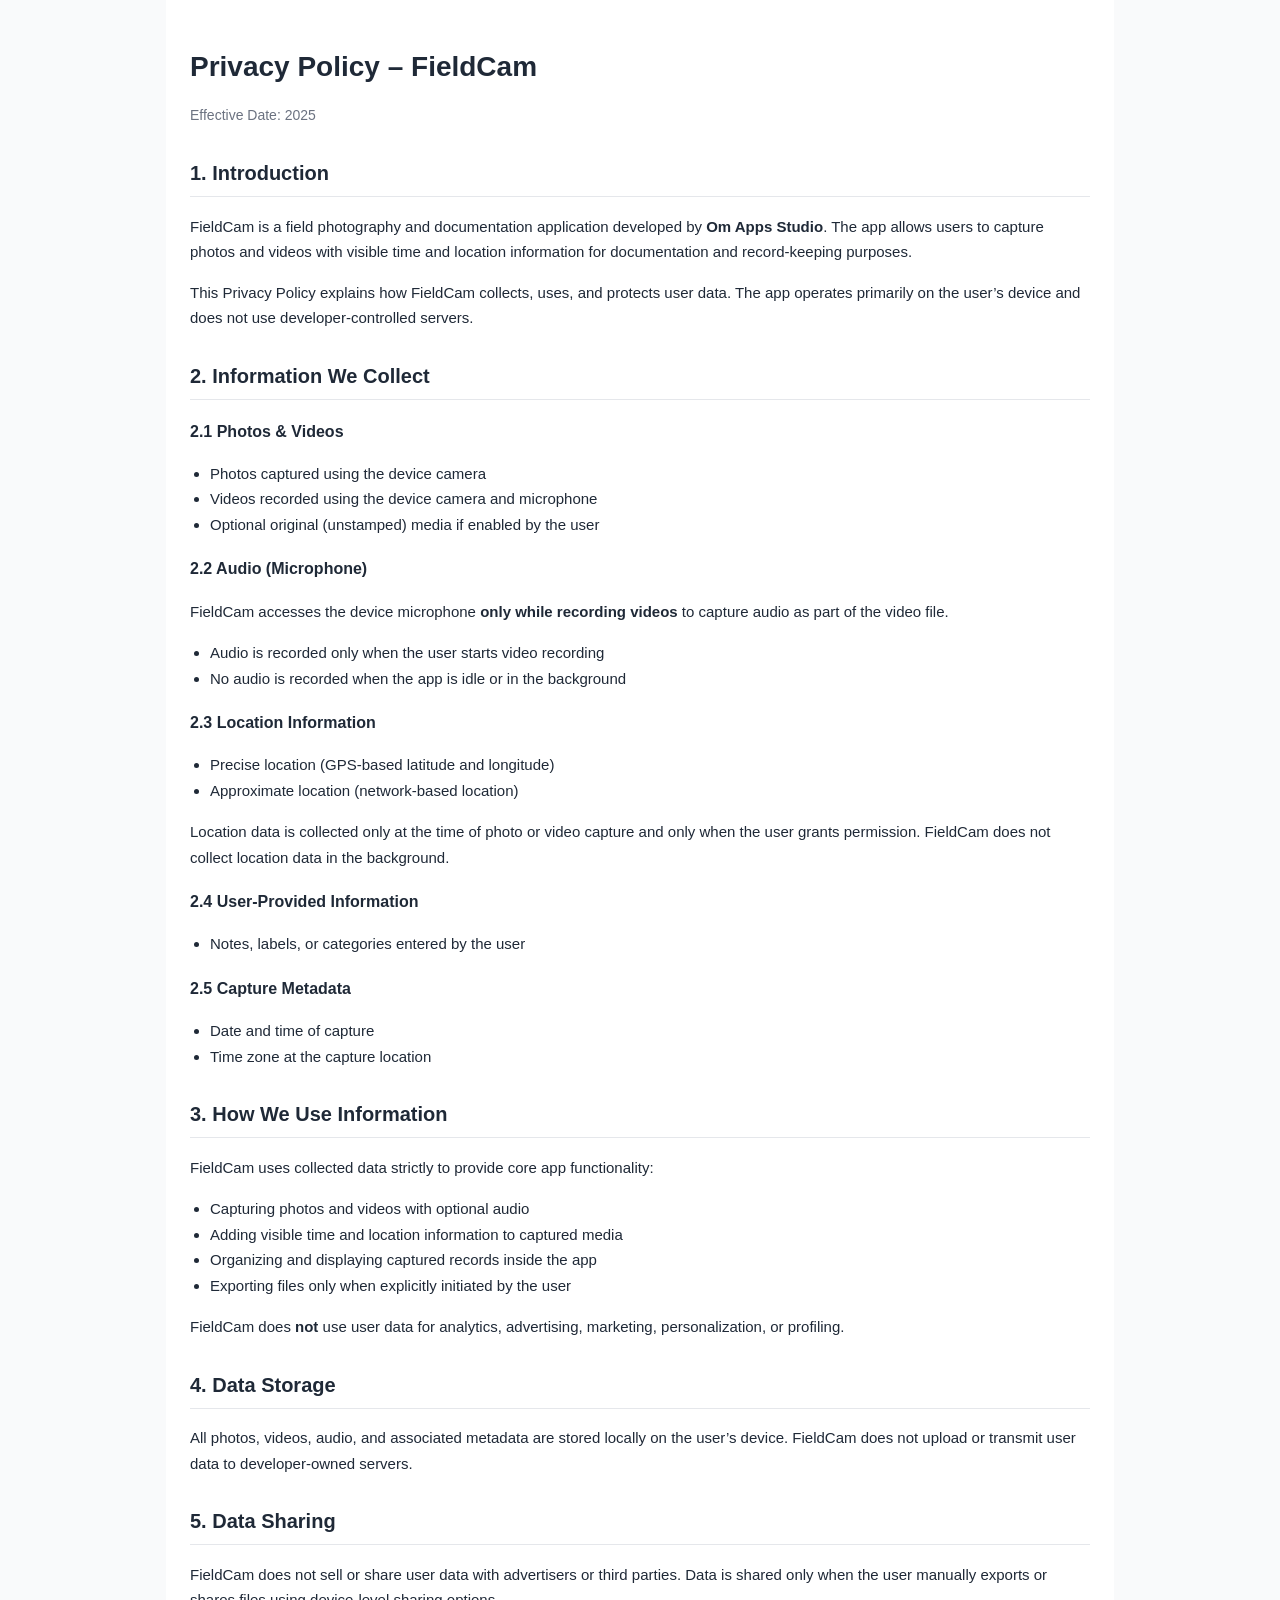
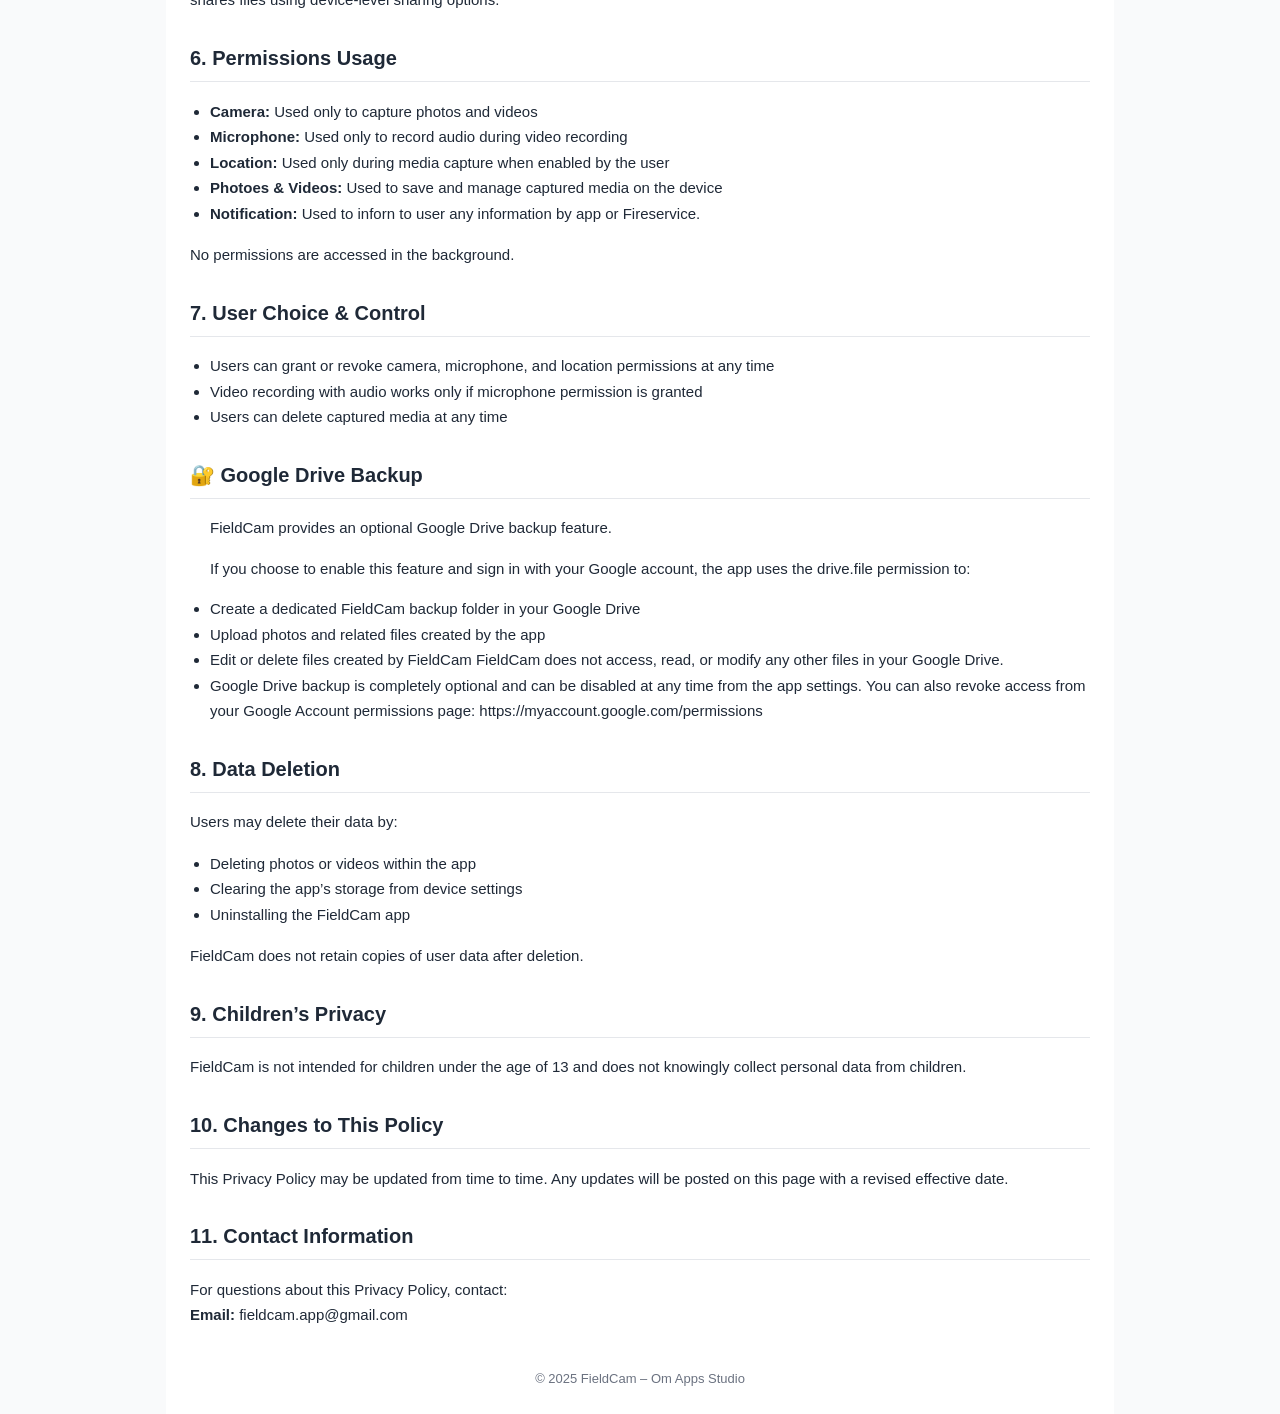
<file: privacy.html>
<!DOCTYPE html>
<html lang="en">
<head>
  <meta charset="UTF-8">
  <title>Privacy Policy – FieldCam</title>
  <meta name="viewport" content="width=device-width, initial-scale=1.0">
  <meta name="description" content="Privacy Policy for FieldCam app by Om Apps Studio.">
  <style>
    body {
      font-family: Arial, Helvetica, sans-serif;
      background: #f9fafb;
      color: #1f2937;
      margin: 0;
      padding: 0;
      line-height: 1.7;
    }
    .container {
      max-width: 900px;
      margin: auto;
      padding: 24px;
      background: #ffffff;
    }
    h1 {
      font-size: 28px;
      margin-bottom: 10px;
    }
    h2 {
      font-size: 20px;
      margin-top: 28px;
      border-bottom: 1px solid #e5e7eb;
      padding-bottom: 6px;
    }
    h3 {
      font-size: 16px;
      margin-top: 18px;
    }
    p, li {
      font-size: 15px;
    }
    ul {
      padding-left: 20px;
    }
    .date {
      color: #6b7280;
      font-size: 14px;
    }
    .footer {
      margin-top: 40px;
      font-size: 13px;
      color: #6b7280;
      text-align: center;
    }
  </style>
</head>
<body>

<div class="container">
  <h1>Privacy Policy – FieldCam</h1>
  <p class="date">Effective Date: 2025</p>

  <h2>1. Introduction</h2>
  <p>
    FieldCam is a field photography and documentation application developed by
    <strong>Om Apps Studio</strong>. The app allows users to capture photos and videos
    with visible time and location information for documentation and record-keeping purposes.
  </p>
  <p>
    This Privacy Policy explains how FieldCam collects, uses, and protects user data.
    The app operates primarily on the user’s device and does not use developer-controlled servers.
  </p>

  <h2>2. Information We Collect</h2>

  <h3>2.1 Photos & Videos</h3>
  <ul>
    <li>Photos captured using the device camera</li>
    <li>Videos recorded using the device camera and microphone</li>
    <li>Optional original (unstamped) media if enabled by the user</li>
  </ul>

  <h3>2.2 Audio (Microphone)</h3>
  <p>
    FieldCam accesses the device microphone <strong>only while recording videos</strong>
    to capture audio as part of the video file.
  </p>
  <ul>
    <li>Audio is recorded only when the user starts video recording</li>
    <li>No audio is recorded when the app is idle or in the background</li>
  </ul>

  <h3>2.3 Location Information</h3>
  <ul>
    <li>Precise location (GPS-based latitude and longitude)</li>
    <li>Approximate location (network-based location)</li>
  </ul>
  <p>
    Location data is collected only at the time of photo or video capture
    and only when the user grants permission.
    FieldCam does not collect location data in the background.
  </p>

  <h3>2.4 User-Provided Information</h3>
  <ul>
    <li>Notes, labels, or categories entered by the user</li>
  </ul>

  <h3>2.5 Capture Metadata</h3>
  <ul>
    <li>Date and time of capture</li>
    <li>Time zone at the capture location</li>
  </ul>

  <h2>3. How We Use Information</h2>
  <p>
    FieldCam uses collected data strictly to provide core app functionality:
  </p>
  <ul>
    <li>Capturing photos and videos with optional audio</li>
    <li>Adding visible time and location information to captured media</li>
    <li>Organizing and displaying captured records inside the app</li>
    <li>Exporting files only when explicitly initiated by the user</li>
  </ul>
  <p>
    FieldCam does <strong>not</strong> use user data for analytics, advertising,
    marketing, personalization, or profiling.
  </p>

  <h2>4. Data Storage</h2>
  <p>
    All photos, videos, audio, and associated metadata are stored locally on the user’s device.
    FieldCam does not upload or transmit user data to developer-owned servers.
  </p>

  <h2>5. Data Sharing</h2>
  <p>
    FieldCam does not sell or share user data with advertisers or third parties.
    Data is shared only when the user manually exports or shares files using
    device-level sharing options.
  </p>

  <h2>6. Permissions Usage</h2>
  <ul>
    <li><strong>Camera:</strong> Used only to capture photos and videos</li>
    <li><strong>Microphone:</strong> Used only to record audio during video recording</li>
    <li><strong>Location:</strong> Used only during media capture when enabled by the user</li>
    <li><strong>Photoes & Videos:</strong> Used to save and manage captured media on the device</li>
    <li><strong>Notification:</strong> Used to inforn to user any information by app or Fireservice.</li>
  </ul>
  <p>
    No permissions are accessed in the background.
  </p>

  <h2>7. User Choice & Control</h2>
  <ul>
    <li>Users can grant or revoke camera, microphone, and location permissions at any time</li>
    <li>Video recording with audio works only if microphone permission is granted</li>
    <li>Users can delete captured media at any time</li>
  </ul>

<h2> 🔐 Google Drive Backup</h2>
  <ul>
<p>FieldCam provides an optional Google Drive backup feature.</p>
<p>If you choose to enable this feature and sign in with your Google account, the app uses the drive.file permission to:</p>
<li>Create a dedicated FieldCam backup folder in your Google Drive</li>
<li>Upload photos and related files created by the app</li>
<li>Edit or delete files created by FieldCam
FieldCam does not access, read, or modify any other files in your Google Drive.</li>
<li>Google Drive backup is completely optional and can be disabled at any time from the app settings. You can also revoke access from your Google Account permissions page: https://myaccount.google.com/permissions</li>
  </ul>


  <h2>8. Data Deletion</h2>
  <p>
    Users may delete their data by:
  </p>
  <ul>
    <li>Deleting photos or videos within the app</li>
    <li>Clearing the app’s storage from device settings</li>
    <li>Uninstalling the FieldCam app</li>
  </ul>
  <p>
    FieldCam does not retain copies of user data after deletion.
  </p>

  <h2>9. Children’s Privacy</h2>
  <p>
    FieldCam is not intended for children under the age of 13
    and does not knowingly collect personal data from children.
  </p>

  <h2>10. Changes to This Policy</h2>
  <p>
    This Privacy Policy may be updated from time to time.
    Any updates will be posted on this page with a revised effective date.
  </p>

  <h2>11. Contact Information</h2>
  <p>
    For questions about this Privacy Policy, contact:
    <br>
    <strong>Email:</strong> fieldcam.app@gmail.com
  </p>

  <div class="footer">
    © 2025 FieldCam – Om Apps Studio
  </div>
</div>

</body>

</html>
</file>
<file: css/themify-icons.css>
@font-face {
    font-family: 'themify';
    src: url('../fonts/themify.eot?-fvbane');
    src: url('../fonts/themify.eot?#iefix-fvbane') format('embedded-opentype'), url('../fonts/themify.woff?-fvbane') format('woff'), url('../fonts/themify.ttf?-fvbane') format('truetype'), url('../fonts/themify.svg?-fvbane#themify') format('svg');
    font-weight: normal;
    font-style: normal;
}

[class^="ti-"],
[class*=" ti-"] {
    font-family: 'themify';
    speak: none;
    font-style: normal;
    font-weight: normal;
    font-variant: normal;
    text-transform: none;
    line-height: 1;
    /* Better Font Rendering =========== */
    -webkit-font-smoothing: antialiased;
    -moz-osx-font-smoothing: grayscale;
}

.ti-wand:before {
    content: "\e600";
}

.ti-volume:before {
    content: "\e601";
}

.ti-user:before {
    content: "\e602";
}

.ti-unlock:before {
    content: "\e603";
}

.ti-unlink:before {
    content: "\e604";
}

.ti-trash:before {
    content: "\e605";
}

.ti-thought:before {
    content: "\e606";
}

.ti-target:before {
    content: "\e607";
}

.ti-tag:before {
    content: "\e608";
}

.ti-tablet:before {
    content: "\e609";
}

.ti-star:before {
    content: "\e60a";
}

.ti-spray:before {
    content: "\e60b";
}

.ti-signal:before {
    content: "\e60c";
}

.ti-shopping-cart:before {
    content: "\e60d";
}

.ti-shopping-cart-full:before {
    content: "\e60e";
}

.ti-settings:before {
    content: "\e60f";
}

.ti-search:before {
    content: "\e610";
}

.ti-zoom-in:before {
    content: "\e611";
}

.ti-zoom-out:before {
    content: "\e612";
}

.ti-cut:before {
    content: "\e613";
}

.ti-ruler:before {
    content: "\e614";
}

.ti-ruler-pencil:before {
    content: "\e615";
}

.ti-ruler-alt:before {
    content: "\e616";
}

.ti-bookmark:before {
    content: "\e617";
}

.ti-bookmark-alt:before {
    content: "\e618";
}

.ti-reload:before {
    content: "\e619";
}

.ti-plus:before {
    content: "\e61a";
}

.ti-pin:before {
    content: "\e61b";
}

.ti-pencil:before {
    content: "\e61c";
}

.ti-pencil-alt:before {
    content: "\e61d";
}

.ti-paint-roller:before {
    content: "\e61e";
}

.ti-paint-bucket:before {
    content: "\e61f";
}

.ti-na:before {
    content: "\e620";
}

.ti-mobile:before {
    content: "\e621";
}

.ti-minus:before {
    content: "\e622";
}

.ti-medall:before {
    content: "\e623";
}

.ti-medall-alt:before {
    content: "\e624";
}

.ti-marker:before {
    content: "\e625";
}

.ti-marker-alt:before {
    content: "\e626";
}

.ti-arrow-up:before {
    content: "\e627";
}

.ti-arrow-right:before {
    content: "\e628";
}

.ti-arrow-left:before {
    content: "\e629";
}

.ti-arrow-down:before {
    content: "\e62a";
}

.ti-lock:before {
    content: "\e62b";
}

.ti-location-arrow:before {
    content: "\e62c";
}

.ti-link:before {
    content: "\e62d";
}

.ti-layout:before {
    content: "\e62e";
}

.ti-layers:before {
    content: "\e62f";
}

.ti-layers-alt:before {
    content: "\e630";
}

.ti-key:before {
    content: "\e631";
}

.ti-import:before {
    content: "\e632";
}

.ti-image:before {
    content: "\e633";
}

.ti-heart:before {
    content: "\e634";
}

.ti-heart-broken:before {
    content: "\e635";
}

.ti-hand-stop:before {
    content: "\e636";
}

.ti-hand-open:before {
    content: "\e637";
}

.ti-hand-drag:before {
    content: "\e638";
}

.ti-folder:before {
    content: "\e639";
}

.ti-flag:before {
    content: "\e63a";
}

.ti-flag-alt:before {
    content: "\e63b";
}

.ti-flag-alt-2:before {
    content: "\e63c";
}

.ti-eye:before {
    content: "\e63d";
}

.ti-export:before {
    content: "\e63e";
}

.ti-exchange-vertical:before {
    content: "\e63f";
}

.ti-desktop:before {
    content: "\e640";
}

.ti-cup:before {
    content: "\e641";
}

.ti-crown:before {
    content: "\e642";
}

.ti-comments:before {
    content: "\e643";
}

.ti-comment:before {
    content: "\e644";
}

.ti-comment-alt:before {
    content: "\e645";
}

.ti-close:before {
    content: "\e646";
}

.ti-clip:before {
    content: "\e647";
}

.ti-angle-up:before {
    content: "\e648";
}

.ti-angle-right:before {
    content: "\e649";
}

.ti-angle-left:before {
    content: "\e64a";
}

.ti-angle-down:before {
    content: "\e64b";
}

.ti-check:before {
    content: "\e64c";
}

.ti-check-box:before {
    content: "\e64d";
}

.ti-camera:before {
    content: "\e64e";
}

.ti-announcement:before {
    content: "\e64f";
}

.ti-brush:before {
    content: "\e650";
}

.ti-briefcase:before {
    content: "\e651";
}

.ti-bolt:before {
    content: "\e652";
}

.ti-bolt-alt:before {
    content: "\e653";
}

.ti-blackboard:before {
    content: "\e654";
}

.ti-bag:before {
    content: "\e655";
}

.ti-move:before {
    content: "\e656";
}

.ti-arrows-vertical:before {
    content: "\e657";
}

.ti-arrows-horizontal:before {
    content: "\e658";
}

.ti-fullscreen:before {
    content: "\e659";
}

.ti-arrow-top-right:before {
    content: "\e65a";
}

.ti-arrow-top-left:before {
    content: "\e65b";
}

.ti-arrow-circle-up:before {
    content: "\e65c";
}

.ti-arrow-circle-right:before {
    content: "\e65d";
}

.ti-arrow-circle-left:before {
    content: "\e65e";
}

.ti-arrow-circle-down:before {
    content: "\e65f";
}

.ti-angle-double-up:before {
    content: "\e660";
}

.ti-angle-double-right:before {
    content: "\e661";
}

.ti-angle-double-left:before {
    content: "\e662";
}

.ti-angle-double-down:before {
    content: "\e663";
}

.ti-zip:before {
    content: "\e664";
}

.ti-world:before {
    content: "\e665";
}

.ti-wheelchair:before {
    content: "\e666";
}

.ti-view-list:before {
    content: "\e667";
}

.ti-view-list-alt:before {
    content: "\e668";
}

.ti-view-grid:before {
    content: "\e669";
}

.ti-uppercase:before {
    content: "\e66a";
}

.ti-upload:before {
    content: "\e66b";
}

.ti-underline:before {
    content: "\e66c";
}

.ti-truck:before {
    content: "\e66d";
}

.ti-timer:before {
    content: "\e66e";
}

.ti-ticket:before {
    content: "\e66f";
}

.ti-thumb-up:before {
    content: "\e670";
}

.ti-thumb-down:before {
    content: "\e671";
}

.ti-text:before {
    content: "\e672";
}

.ti-stats-up:before {
    content: "\e673";
}

.ti-stats-down:before {
    content: "\e674";
}

.ti-split-v:before {
    content: "\e675";
}

.ti-split-h:before {
    content: "\e676";
}

.ti-smallcap:before {
    content: "\e677";
}

.ti-shine:before {
    content: "\e678";
}

.ti-shift-right:before {
    content: "\e679";
}

.ti-shift-left:before {
    content: "\e67a";
}

.ti-shield:before {
    content: "\e67b";
}

.ti-notepad:before {
    content: "\e67c";
}

.ti-server:before {
    content: "\e67d";
}

.ti-quote-right:before {
    content: "\e67e";
}

.ti-quote-left:before {
    content: "\e67f";
}

.ti-pulse:before {
    content: "\e680";
}

.ti-printer:before {
    content: "\e681";
}

.ti-power-off:before {
    content: "\e682";
}

.ti-plug:before {
    content: "\e683";
}

.ti-pie-chart:before {
    content: "\e684";
}

.ti-paragraph:before {
    content: "\e685";
}

.ti-panel:before {
    content: "\e686";
}

.ti-package:before {
    content: "\e687";
}

.ti-music:before {
    content: "\e688";
}

.ti-music-alt:before {
    content: "\e689";
}

.ti-mouse:before {
    content: "\e68a";
}

.ti-mouse-alt:before {
    content: "\e68b";
}

.ti-money:before {
    content: "\e68c";
}

.ti-microphone:before {
    content: "\e68d";
}

.ti-menu:before {
    content: "\e68e";
}

.ti-menu-alt:before {
    content: "\e68f";
}

.ti-map:before {
    content: "\e690";
}

.ti-map-alt:before {
    content: "\e691";
}

.ti-loop:before {
    content: "\e692";
}

.ti-location-pin:before {
    content: "\e693";
}

.ti-list:before {
    content: "\e694";
}

.ti-light-bulb:before {
    content: "\e695";
}

.ti-Italic:before {
    content: "\e696";
}

.ti-info:before {
    content: "\e697";
}

.ti-infinite:before {
    content: "\e698";
}

.ti-id-badge:before {
    content: "\e699";
}

.ti-hummer:before {
    content: "\e69a";
}

.ti-home:before {
    content: "\e69b";
}

.ti-help:before {
    content: "\e69c";
}

.ti-headphone:before {
    content: "\e69d";
}

.ti-harddrives:before {
    content: "\e69e";
}

.ti-harddrive:before {
    content: "\e69f";
}

.ti-gift:before {
    content: "\e6a0";
}

.ti-game:before {
    content: "\e6a1";
}

.ti-filter:before {
    content: "\e6a2";
}

.ti-files:before {
    content: "\e6a3";
}

.ti-file:before {
    content: "\e6a4";
}

.ti-eraser:before {
    content: "\e6a5";
}

.ti-envelope:before {
    content: "\e6a6";
}

.ti-download:before {
    content: "\e6a7";
}

.ti-direction:before {
    content: "\e6a8";
}

.ti-direction-alt:before {
    content: "\e6a9";
}

.ti-dashboard:before {
    content: "\e6aa";
}

.ti-control-stop:before {
    content: "\e6ab";
}

.ti-control-shuffle:before {
    content: "\e6ac";
}

.ti-control-play:before {
    content: "\e6ad";
}

.ti-control-pause:before {
    content: "\e6ae";
}

.ti-control-forward:before {
    content: "\e6af";
}

.ti-control-backward:before {
    content: "\e6b0";
}

.ti-cloud:before {
    content: "\e6b1";
}

.ti-cloud-up:before {
    content: "\e6b2";
}

.ti-cloud-down:before {
    content: "\e6b3";
}

.ti-clipboard:before {
    content: "\e6b4";
}

.ti-car:before {
    content: "\e6b5";
}

.ti-calendar:before {
    content: "\e6b6";
}

.ti-book:before {
    content: "\e6b7";
}

.ti-bell:before {
    content: "\e6b8";
}

.ti-basketball:before {
    content: "\e6b9";
}

.ti-bar-chart:before {
    content: "\e6ba";
}

.ti-bar-chart-alt:before {
    content: "\e6bb";
}

.ti-back-right:before {
    content: "\e6bc";
}

.ti-back-left:before {
    content: "\e6bd";
}

.ti-arrows-corner:before {
    content: "\e6be";
}

.ti-archive:before {
    content: "\e6bf";
}

.ti-anchor:before {
    content: "\e6c0";
}

.ti-align-right:before {
    content: "\e6c1";
}

.ti-align-left:before {
    content: "\e6c2";
}

.ti-align-justify:before {
    content: "\e6c3";
}

.ti-align-center:before {
    content: "\e6c4";
}

.ti-alert:before {
    content: "\e6c5";
}

.ti-alarm-clock:before {
    content: "\e6c6";
}

.ti-agenda:before {
    content: "\e6c7";
}

.ti-write:before {
    content: "\e6c8";
}

.ti-window:before {
    content: "\e6c9";
}

.ti-widgetized:before {
    content: "\e6ca";
}

.ti-widget:before {
    content: "\e6cb";
}

.ti-widget-alt:before {
    content: "\e6cc";
}

.ti-wallet:before {
    content: "\e6cd";
}

.ti-video-clapper:before {
    content: "\e6ce";
}

.ti-video-camera:before {
    content: "\e6cf";
}

.ti-vector:before {
    content: "\e6d0";
}

.ti-themify-logo:before {
    content: "\e6d1";
}

.ti-themify-favicon:before {
    content: "\e6d2";
}

.ti-themify-favicon-alt:before {
    content: "\e6d3";
}

.ti-support:before {
    content: "\e6d4";
}

.ti-stamp:before {
    content: "\e6d5";
}

.ti-split-v-alt:before {
    content: "\e6d6";
}

.ti-slice:before {
    content: "\e6d7";
}

.ti-shortcode:before {
    content: "\e6d8";
}

.ti-shift-right-alt:before {
    content: "\e6d9";
}

.ti-shift-left-alt:before {
    content: "\e6da";
}

.ti-ruler-alt-2:before {
    content: "\e6db";
}

.ti-receipt:before {
    content: "\e6dc";
}

.ti-pin2:before {
    content: "\e6dd";
}

.ti-pin-alt:before {
    content: "\e6de";
}

.ti-pencil-alt2:before {
    content: "\e6df";
}

.ti-palette:before {
    content: "\e6e0";
}

.ti-more:before {
    content: "\e6e1";
}

.ti-more-alt:before {
    content: "\e6e2";
}

.ti-microphone-alt:before {
    content: "\e6e3";
}

.ti-magnet:before {
    content: "\e6e4";
}

.ti-line-double:before {
    content: "\e6e5";
}

.ti-line-dotted:before {
    content: "\e6e6";
}

.ti-line-dashed:before {
    content: "\e6e7";
}

.ti-layout-width-full:before {
    content: "\e6e8";
}

.ti-layout-width-default:before {
    content: "\e6e9";
}

.ti-layout-width-default-alt:before {
    content: "\e6ea";
}

.ti-layout-tab:before {
    content: "\e6eb";
}

.ti-layout-tab-window:before {
    content: "\e6ec";
}

.ti-layout-tab-v:before {
    content: "\e6ed";
}

.ti-layout-tab-min:before {
    content: "\e6ee";
}

.ti-layout-slider:before {
    content: "\e6ef";
}

.ti-layout-slider-alt:before {
    content: "\e6f0";
}

.ti-layout-sidebar-right:before {
    content: "\e6f1";
}

.ti-layout-sidebar-none:before {
    content: "\e6f2";
}

.ti-layout-sidebar-left:before {
    content: "\e6f3";
}

.ti-layout-placeholder:before {
    content: "\e6f4";
}

.ti-layout-menu:before {
    content: "\e6f5";
}

.ti-layout-menu-v:before {
    content: "\e6f6";
}

.ti-layout-menu-separated:before {
    content: "\e6f7";
}

.ti-layout-menu-full:before {
    content: "\e6f8";
}

.ti-layout-media-right-alt:before {
    content: "\e6f9";
}

.ti-layout-media-right:before {
    content: "\e6fa";
}

.ti-layout-media-overlay:before {
    content: "\e6fb";
}

.ti-layout-media-overlay-alt:before {
    content: "\e6fc";
}

.ti-layout-media-overlay-alt-2:before {
    content: "\e6fd";
}

.ti-layout-media-left-alt:before {
    content: "\e6fe";
}

.ti-layout-media-left:before {
    content: "\e6ff";
}

.ti-layout-media-center-alt:before {
    content: "\e700";
}

.ti-layout-media-center:before {
    content: "\e701";
}

.ti-layout-list-thumb:before {
    content: "\e702";
}

.ti-layout-list-thumb-alt:before {
    content: "\e703";
}

.ti-layout-list-post:before {
    content: "\e704";
}

.ti-layout-list-large-image:before {
    content: "\e705";
}

.ti-layout-line-solid:before {
    content: "\e706";
}

.ti-layout-grid4:before {
    content: "\e707";
}

.ti-layout-grid3:before {
    content: "\e708";
}

.ti-layout-grid2:before {
    content: "\e709";
}

.ti-layout-grid2-thumb:before {
    content: "\e70a";
}

.ti-layout-cta-right:before {
    content: "\e70b";
}

.ti-layout-cta-left:before {
    content: "\e70c";
}

.ti-layout-cta-center:before {
    content: "\e70d";
}

.ti-layout-cta-btn-right:before {
    content: "\e70e";
}

.ti-layout-cta-btn-left:before {
    content: "\e70f";
}

.ti-layout-column4:before {
    content: "\e710";
}

.ti-layout-column3:before {
    content: "\e711";
}

.ti-layout-column2:before {
    content: "\e712";
}

.ti-layout-accordion-separated:before {
    content: "\e713";
}

.ti-layout-accordion-merged:before {
    content: "\e714";
}

.ti-layout-accordion-list:before {
    content: "\e715";
}

.ti-ink-pen:before {
    content: "\e716";
}

.ti-info-alt:before {
    content: "\e717";
}

.ti-help-alt:before {
    content: "\e718";
}

.ti-headphone-alt:before {
    content: "\e719";
}

.ti-hand-point-up:before {
    content: "\e71a";
}

.ti-hand-point-right:before {
    content: "\e71b";
}

.ti-hand-point-left:before {
    content: "\e71c";
}

.ti-hand-point-down:before {
    content: "\e71d";
}

.ti-gallery:before {
    content: "\e71e";
}

.ti-face-smile:before {
    content: "\e71f";
}

.ti-face-sad:before {
    content: "\e720";
}

.ti-credit-card:before {
    content: "\e721";
}

.ti-control-skip-forward:before {
    content: "\e722";
}

.ti-control-skip-backward:before {
    content: "\e723";
}

.ti-control-record:before {
    content: "\e724";
}

.ti-control-eject:before {
    content: "\e725";
}

.ti-comments-smiley:before {
    content: "\e726";
}

.ti-brush-alt:before {
    content: "\e727";
}

.ti-youtube:before {
    content: "\e728";
}

.ti-vimeo:before {
    content: "\e729";
}

.ti-twitter:before {
    content: "\e72a";
}

.ti-time:before {
    content: "\e72b";
}

.ti-tumblr:before {
    content: "\e72c";
}

.ti-skype:before {
    content: "\e72d";
}

.ti-share:before {
    content: "\e72e";
}

.ti-share-alt:before {
    content: "\e72f";
}

.ti-rocket:before {
    content: "\e730";
}

.ti-pinterest:before {
    content: "\e731";
}

.ti-new-window:before {
    content: "\e732";
}

.ti-microsoft:before {
    content: "\e733";
}

.ti-list-ol:before {
    content: "\e734";
}

.ti-linkedin:before {
    content: "\e735";
}

.ti-layout-sidebar-2:before {
    content: "\e736";
}

.ti-layout-grid4-alt:before {
    content: "\e737";
}

.ti-layout-grid3-alt:before {
    content: "\e738";
}

.ti-layout-grid2-alt:before {
    content: "\e739";
}

.ti-layout-column4-alt:before {
    content: "\e73a";
}

.ti-layout-column3-alt:before {
    content: "\e73b";
}

.ti-layout-column2-alt:before {
    content: "\e73c";
}

.ti-instagram:before {
    content: "\e73d";
}

.ti-google:before {
    content: "\e73e";
}

.ti-github:before {
    content: "\e73f";
}

.ti-flickr:before {
    content: "\e740";
}

.ti-facebook:before {
    content: "\e741";
}

.ti-dropbox:before {
    content: "\e742";
}

.ti-dribbble:before {
    content: "\e743";
}

.ti-apple:before {
    content: "\e744";
}

.ti-android:before {
    content: "\e745";
}

.ti-save:before {
    content: "\e746";
}

.ti-save-alt:before {
    content: "\e747";
}

.ti-yahoo:before {
    content: "\e748";
}

.ti-wordpress:before {
    content: "\e749";
}

.ti-vimeo-alt:before {
    content: "\e74a";
}

.ti-twitter-alt:before {
    content: "\e74b";
}

.ti-tumblr-alt:before {
    content: "\e74c";
}

.ti-trello:before {
    content: "\e74d";
}

.ti-stack-overflow:before {
    content: "\e74e";
}

.ti-soundcloud:before {
    content: "\e74f";
}

.ti-sharethis:before {
    content: "\e750";
}

.ti-sharethis-alt:before {
    content: "\e751";
}

.ti-reddit:before {
    content: "\e752";
}

.ti-pinterest-alt:before {
    content: "\e753";
}

.ti-microsoft-alt:before {
    content: "\e754";
}

.ti-linux:before {
    content: "\e755";
}

.ti-jsfiddle:before {
    content: "\e756";
}

.ti-joomla:before {
    content: "\e757";
}

.ti-html5:before {
    content: "\e758";
}

.ti-flickr-alt:before {
    content: "\e759";
}

.ti-email:before {
    content: "\e75a";
}

.ti-drupal:before {
    content: "\e75b";
}

.ti-dropbox-alt:before {
    content: "\e75c";
}

.ti-css3:before {
    content: "\e75d";
}

.ti-rss:before {
    content: "\e75e";
}

.ti-rss-alt:before {
    content: "\e75f";
}

.ti-lg {
    font-size: 1.33333333em;
    line-height: 0.75em;
    vertical-align: -15%;
}

.ti-2x {
    font-size: 2em;
}

.ti-3x {
    font-size: 3em;
}

.ti-4x {
    font-size: 4em;
}

.ti-5x {
    font-size: 5em;
}
</file>
<file: css/style.css>
:root {
    --bg: #eef4f8;
    --surface: #ffffff;
    --surface-soft: #f6f9fc;
    --ink: #0b1220;
    --muted: #4a5b73;
    --brand: #0d9488;
    --brand-2: #0ea5e9;
    --brand-3: #2563eb;
    --glow: rgba(37, 99, 235, 0.25);
    --ring: rgba(14, 165, 233, 0.35);
    --radius: 18px;
    --shadow-sm: 0 8px 20px rgba(2, 6, 23, 0.08);
    --shadow-md: 0 16px 36px rgba(2, 6, 23, 0.12);
    --shadow-lg: 0 24px 54px rgba(2, 6, 23, 0.16);
}

* { box-sizing: border-box; }
html, body { width: 100%; max-width: 100%; overflow-x: hidden; }

body {
    margin: 0;
    font-family: 'Manrope', sans-serif;
    color: var(--ink);
    background:
        radial-gradient(1200px 600px at 8% 0%, #dbeafe 0%, transparent 65%),
        radial-gradient(1200px 700px at 95% 12%, #d1fae5 0%, transparent 68%),
        var(--bg);
    font-size: 15px;
    line-height: 1.68;
}

a { color: var(--brand-3); }
a:hover, a:focus { color: #1e40af; text-decoration: none; }
img { max-width: 100%; height: auto; }

h1, h2, h3 {
    font-family: 'Space Grotesk', sans-serif;
    color: var(--ink);
    letter-spacing: -0.01em;
    margin: 0;
}

h1 { font-size: clamp(2rem, 6.8vw, 3.6rem); line-height: 1.12; }
h2 { font-size: clamp(1.6rem, 4.8vw, 2.5rem); }
h3 { font-size: clamp(1.06rem, 3.3vw, 1.3rem); }

.section { padding: 3.4rem 0; position: relative; }
.section-soft {
    background: linear-gradient(180deg, rgba(255,255,255,0.78), rgba(248,251,255,0.92));
    border-block: 1px solid rgba(100, 116, 139, 0.14);
}

.container { position: relative; z-index: 1; }

.section-title { margin-bottom: 1.4rem; }
.section-title small {
    display: inline-flex;
    align-items: center;
    padding: 0.3rem 0.62rem;
    border-radius: 999px;
    font-size: 0.72rem;
    letter-spacing: 0.11em;
    color: #ffffff;
    background: linear-gradient(125deg, var(--brand), var(--brand-2));
    font-weight: 700;
    margin-bottom: 0.55rem;
}
.section-title p { color: var(--muted); margin-top: 0.6rem; }

.nav-menu {
    background: linear-gradient(120deg, rgba(10, 20, 38, 0.92), rgba(14, 27, 49, 0.8));
    border-bottom: 1px solid rgba(148, 163, 184, 0.2);
    transition: all 0.3s ease;
}
.nav-menu.is-scrolling, .nav-menu.menu-is-open {
    backdrop-filter: blur(10px);
    box-shadow: 0 10px 36px rgba(2, 6, 23, 0.35);
}

.brand-logo {
    width: 38px;
    border-radius: 8px;
    box-shadow: 0 6px 20px rgba(14, 165, 233, 0.35);
    margin-right: 10px;
}
.brand-name { color: #f8fafc; font-size: 1.06rem; font-weight: 700; }

.navbar-nav .nav-link {
    color: #dbeafe;
    font-weight: 600;
    font-size: 0.95rem;
    padding: 0.58rem 0.74rem;
}
.navbar-nav .nav-link:hover,
.navbar-nav .nav-link.active { color: #fff; }

.nav-cta {
    min-height: 44px;
    border-radius: 10px;
    border-width: 1.5px;
    margin-top: 0.4rem;
}

.hero-section {
    padding: 7.7rem 0 3.7rem;
    color: #f8fafc;
    background:
        radial-gradient(circle at 15% 10%, rgba(14,165,233,0.32) 0%, transparent 35%),
        radial-gradient(circle at 82% 28%, rgba(13,148,136,0.36) 0%, transparent 36%),
        linear-gradient(148deg, #0b1220 0%, #123253 55%, #0e7490 100%);
}

.hero-chip {
    display: inline-flex;
    align-items: center;
    font-size: 0.8rem;
    font-weight: 700;
    padding: 0.34rem 0.78rem;
    border-radius: 999px;
    border: 1px solid rgba(255,255,255,0.25);
    background: rgba(255,255,255,0.13);
    margin-bottom: 0.88rem;
}

.hero-subtitle {
    color: rgba(241, 245, 249, 0.95);
    max-width: 58ch;
    margin: 0.95rem 0 1.05rem;
}

.hero-actions {
    display: flex;
    flex-wrap: wrap;
    gap: 0.72rem;
    margin-bottom: 1rem;
}
.hero-actions .btn {
    min-height: 44px;
    font-weight: 700;
    padding: 0.78rem 1rem;
    border-radius: 12px;
}

.hero-metrics {
    display: flex;
    flex-wrap: wrap;
    gap: 0.56rem;
    margin: 0.5rem 0 0.85rem;
}
.metric-pill {
    display: inline-flex;
    align-items: center;
    gap: 0.5rem;
    padding: 0.4rem 0.62rem;
    border-radius: 10px;
    background: rgba(255,255,255,0.11);
    border: 1px solid rgba(255,255,255,0.2);
    font-size: 0.8rem;
}
.metric-pill strong { font-family: 'Space Grotesk', sans-serif; color: #fff; }
.metric-pill span { color: rgba(226, 232, 240, 0.95); }

.hero-note { color: rgba(219, 234, 254, 0.94); font-size: 0.89rem; }

.btn {
    border-radius: 12px;
    transition: transform .24s ease, box-shadow .24s ease;
}
.btn-primary {
    border: 0;
    background: linear-gradient(130deg, var(--brand), var(--brand-2));
    box-shadow: 0 12px 30px rgba(14, 165, 233, 0.26);
}
.btn-primary:hover,
.btn-primary:focus {
    transform: translateY(-2px);
    box-shadow: 0 16px 32px var(--glow);
}
.btn-outline-light { border-width: 1.6px; }

.media-placeholder {
    border-radius: calc(var(--radius) + 2px);
    padding: 1rem;
    background: linear-gradient(180deg, rgba(255,255,255,0.14), rgba(255,255,255,0.05));
    border: 1px dashed rgba(226, 232, 240, 0.6);
    box-shadow: inset 0 0 0 1px rgba(255,255,255,0.05), var(--shadow-md);
}
.media-placeholder img { border-radius: 12px; }
.media-placeholder p { margin: 0.7rem 0 0; color: rgba(226, 232, 240, 0.9); font-size: 0.86rem; }

.media-placeholder.small {
    background: var(--surface);
    border: 1px dashed rgba(100, 116, 139, 0.36);
    box-shadow: var(--shadow-sm);
}
.media-placeholder.small p { color: var(--muted); }

.trust-strip {
    background: #0f172a;
    border-bottom: 1px solid rgba(148,163,184,0.24);
    color: #dbeafe;
    padding: 0.95rem 0;
}
.trust-grid {
    display: grid;
    gap: 0.5rem;
    grid-template-columns: 1fr;
    font-size: 0.9rem;
}
.trust-grid div {
    display: flex;
    align-items: center;
    gap: 0.45rem;
    padding: 0.32rem 0;
}
.trust-grid span { color: #22d3ee; }

.info-card,
.feature-card,
.video-card,
.oauth-note,
.contact-card,
.data-table-wrap {
    background: var(--surface);
    border-radius: var(--radius);
    border: 1px solid rgba(100, 116, 139, 0.2);
    box-shadow: var(--shadow-sm);
}

.info-card,
.feature-card,
.video-card,
.oauth-note,
.contact-card {
    padding: 1.05rem;
    height: 100%;
}

.info-card .card-icon {
    color: var(--brand-2);
    font-size: 1.45rem;
    margin-bottom: 0.35rem;
    text-shadow: 0 6px 18px rgba(2, 132, 199, 0.25);
}

.feature-grid,
.video-grid,
.placeholder-grid {
    display: grid;
    grid-template-columns: 1fr;
    gap: 0.95rem;
}

.feature-card h3,
.video-card h3 { margin-bottom: 0.55rem; }
.feature-card h3 span { color: var(--brand-2); margin-right: 0.35rem; }
.feature-card ul { margin: 0; padding-left: 1.12rem; }
.feature-card li { margin-bottom: 0.34rem; color: #243447; }

.tutorial-accordion .card {
    border-radius: var(--radius);
    border: 1px solid rgba(100,116,139,0.2);
    overflow: hidden;
    margin-bottom: 0.72rem;
    box-shadow: var(--shadow-sm);
}
.tutorial-accordion .card-header { background: transparent; border: 0; padding: 0; }
.tutorial-accordion .btn-link {
    width: 100%;
    text-align: left;
    text-decoration: none;
    color: var(--ink);
    font-weight: 700;
    min-height: 44px;
    padding: 0.94rem 1rem;
    background: linear-gradient(180deg, #ffffff, #f8fbff);
}
.tutorial-accordion .btn-link:focus { box-shadow: inset 0 0 0 2px var(--ring); }
.tutorial-accordion .card-body { padding-top: 0; color: #263548; }

.video-card {
    position: relative;
    overflow: hidden;
}
.video-card::before {
    content: "";
    position: absolute;
    inset: 0;
    background: linear-gradient(155deg, rgba(14,165,233,0.08), rgba(37,99,235,0.03));
    pointer-events: none;
}
.video-card .btn-watch { width: 100%; min-height: 44px; margin-top: 0.45rem; }

.data-table-wrap { overflow-x: auto; }
.data-table { margin: 0; min-width: 620px; }
.data-table th { border-top: 0; font-family: 'Space Grotesk', sans-serif; color: var(--ink); }
.data-table td { color: #28384a; }

.oauth-note ul { margin: 0; padding-left: 1rem; color: #1f3245; }

.social-pills {
    display: flex;
    flex-wrap: wrap;
    gap: 0.56rem;
}
.pill-link {
    display: inline-flex;
    align-items: center;
    gap: 0.4rem;
    min-height: 44px;
    padding: 0.62rem 0.86rem;
    border-radius: 999px;
    border: 1px solid rgba(100, 116, 139, 0.36);
    background: var(--surface);
    color: var(--ink);
    font-weight: 600;
}
.pill-link:hover,
.pill-link:focus {
    color: var(--brand-3);
    border-color: rgba(37, 99, 235, 0.44);
    transform: translateY(-2px);
    box-shadow: 0 10px 24px rgba(37, 99, 235, 0.18);
}

.contact-card p { margin: 0.32rem 0; }
.contact-card span { color: var(--brand-2); margin-right: 0.35rem; }

.site-footer {
    background: linear-gradient(140deg, #0b1220, #0f172a);
    color: #cbd5e1;
    padding: 1.5rem 0 2rem;
}
.site-footer small { display: flex; justify-content: center; flex-wrap: wrap; gap: 0.85rem; }
.site-footer a { color: #dbeafe; }

.video-embed-wrap {
    position: relative;
    width: 100%;
    padding-top: 56.25%;
    border-radius: 12px;
    overflow: hidden;
    background: #000;
}
.video-embed-wrap iframe {
    position: absolute;
    inset: 0;
    width: 100%;
    height: 100%;
    border: 0;
}
.video-help { margin: 0.75rem 0 0; color: var(--muted); font-size: 0.9rem; }

.reveal {
    opacity: 0;
    transform: translateY(24px) scale(0.986);
    transition: opacity .72s ease, transform .72s cubic-bezier(.2,.8,.2,1);
}
.reveal.delay-1 { transition-delay: .1s; }
.reveal.delay-2 { transition-delay: .2s; }
.reveal.visible { opacity: 1; transform: translateY(0) scale(1); }

.feature-card,
.video-card,
.info-card,
.oauth-note,
.contact-card,
.tutorial-accordion .card {
    transition: transform .26s ease, box-shadow .26s ease, border-color .26s ease;
}
.feature-card:hover,
.video-card:hover,
.info-card:hover,
.oauth-note:hover,
.contact-card:hover,
.tutorial-accordion .card:hover {
    transform: translateY(-4px);
    border-color: rgba(37,99,235,0.35);
    box-shadow: var(--shadow-lg);
}

@media (min-width: 576px) {
    .feature-grid, .video-grid, .placeholder-grid { grid-template-columns: repeat(2, minmax(0, 1fr)); }
    .trust-grid { grid-template-columns: repeat(3, minmax(0, 1fr)); }
}

@media (min-width: 768px) {
    body { font-size: 16px; }
    .section { padding: 4.25rem 0; }
    .feature-grid, .video-grid { gap: 1.05rem; }
}

@media (min-width: 992px) {
    .feature-grid { grid-template-columns: repeat(3, minmax(0, 1fr)); }
    .video-grid, .placeholder-grid { grid-template-columns: repeat(4, minmax(0, 1fr)); }
    .nav-cta { margin-top: 0; margin-left: 0.58rem; }
}

@media (prefers-reduced-motion: reduce) {
    * { animation: none !important; transition: none !important; scroll-behavior: auto !important; }
    .reveal { opacity: 1; transform: none; }
}
</file>
